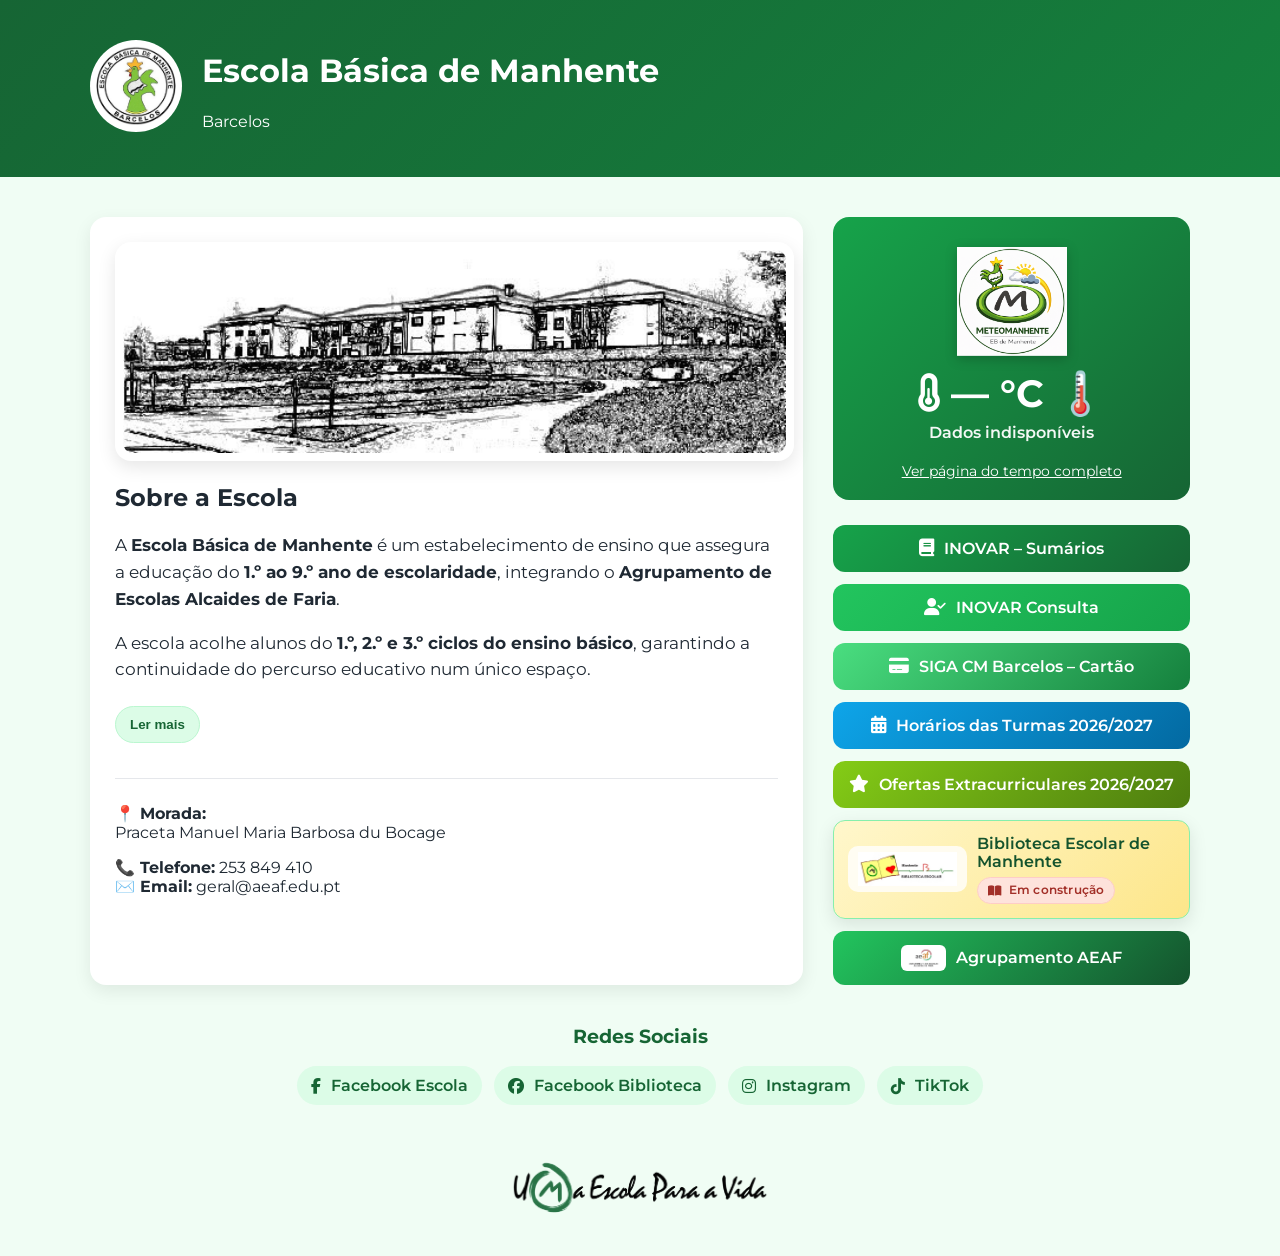
<file: index.html>
<!DOCTYPE html>
<html lang="pt-PT">
<head>
<meta charset="UTF-8">
<meta name="viewport" content="width=device-width, initial-scale=1.0">

<!-- SEO (Google) -->
<title>Escola Básica de Manhente – Barcelos</title>
<meta name="description" content="Site da Escola Básica de Manhente (Barcelos). Informações para alunos, encarregados de educação e comunidade educativa. Acesso rápido ao Inovar, SIGE e página do tempo.">
<link rel="canonical" href="https://ebmanhente.github.io/ebm/">

<link href="https://fonts.googleapis.com/css2?family=Montserrat:wght@400;600;700&display=swap" rel="stylesheet">
<link rel="stylesheet" href="https://cdnjs.cloudflare.com/ajax/libs/font-awesome/6.5.0/css/all.min.css">

<style>
body{
  margin:0;
  font-family:'Montserrat',sans-serif;
  background:#f0fdf4;
  color:#1f2933;
}

/* HEADER */
header{
  background:linear-gradient(135deg,#166534,#15803d);
  color:white;
  padding:30px 20px;
}
.header-content{
  max-width:1100px;
  margin:auto;
  display:flex;
  align-items:center;
  gap:20px;
}
.header-content img{
  width:80px;
  background:white;
  border-radius:50%;
  padding:6px;
}

/* MAIN */
main{
  max-width:1100px;
  margin:40px auto;
  padding:0 20px;
}
.grid{
  display:grid;
  grid-template-columns:2fr 1fr;
  gap:30px;
}
section{
  background:white;
  border-radius:16px;
  padding:25px;
  box-shadow:0 6px 18px rgba(0,0,0,.08);
}

/* SOBRE – Ler mais (abertura suave) */
.sobre-intro{
  font-size:1.05em;
  line-height:1.6;
}
.ler-mais{
  margin-top:6px;
  padding:10px 14px;
  border-radius:999px;
  border:1px solid #bbf7d0;
  background:#dcfce7;
  color:#166534;
  font-weight:700;
  cursor:pointer;
  transition:.2s;
}
.ler-mais:hover{
  background:#bbf7d0;
  transform:translateY(-1px);
}
.sobre-detalhe{
  overflow:hidden;
  max-height:0;
  opacity:0;
  transition:max-height .55s ease, opacity .35s ease;
  margin-top:10px;
}
.sobre-detalhe.aberto{
  max-height:2000px;
  opacity:1;
}
.sobre-caixa{
  margin:12px 0 14px;
  padding:15px;
  background:#f0fdf4;
  border-left:4px solid #16a34a;
  border-radius:8px;
}
.sobre-lista{
  columns:2;
  margin-top:8px;
}
@media (max-width:560px){
  .sobre-lista{columns:1;}
}
.sobre-separador{
  margin:25px 0;
  border:none;
  border-top:1px solid #e5e7eb;
}

/* TEMPO MINI */
#tempo-mini{
  background:linear-gradient(135deg,#16a34a,#166534);
  color:white;
  border-radius:16px;
  padding:20px;
  text-align:center;
}
#linha-temp{
  font-size:2.4em;
  font-weight:700;
  display:flex;
  align-items:center;
  justify-content:center;
  gap:10px;
}
#icone-tempo{
  font-size:1.1em; /* emoji */
  line-height:1;
}
#dados-tempo{
  font-size:.9em;
  margin-top:10px;
}
#fonte{
  font-size:.8em;
  margin-top:6px;
  opacity:.95;
}
#tempo-mini a{
  display:inline-block;
  margin-top:10px;
  color:white;
  text-decoration:underline;
  font-size:.9em;
}

/* BOTÕES */
.botoes{
  margin-top:25px;
  display:grid;
  gap:12px;
}
.botao{
  padding:14px;
  border-radius:12px;
  text-decoration:none;
  color:white;
  font-weight:600;
  display:flex;
  align-items:center;
  justify-content:center;
  gap:10px;
  transition:.2s;
}
.botao i{font-size:1.1em;}
.botao:hover{transform:translateY(-3px);}

.inovar{background:linear-gradient(135deg,#16a34a,#166534);}
.consulta{background:linear-gradient(135deg,#22c55e,#16a34a);}
.horarios{background:linear-gradient(135deg,#0ea5e9,#0369a1);}
.sige{background:linear-gradient(135deg,#4ade80,#15803d);}
.aeaf{background:linear-gradient(135deg,#22c55e,#14532d);}
.ofertas{background:linear-gradient(135deg,#84cc16,#4d7c0f);}


.icon-aeaf{
  height:22px;
  background:white;
  border-radius:6px;
  padding:2px 6px;
}

/* BEMA (cores alinhadas + animação discreta) */
.bema{
  background:linear-gradient(135deg,#fff7cc,#fde68a);
  color:#14532d;
  border:1px solid #86efac;
  box-shadow:0 6px 18px rgba(0,0,0,.10);
  cursor:default;
}
.bema:hover{
  transform:translateY(-4px);
  box-shadow:0 12px 26px rgba(20,83,45,.22);
}
.bema:hover .icon-bema{
  transform:scale(1.06) rotate(-1deg);
}
.bema:hover .texto-bema{
  transform:translateX(3px);
}
.bema .icon-bema,
.bema .texto-bema{
  transition:transform .22s ease;
}

.icon-bema{
  height:34px;
  width:auto;
  background:rgba(255,255,255,.8);
  border-radius:10px;
  padding:6px 10px;
}

.texto-bema{
  display:flex;
  flex-direction:column;
  align-items:flex-start;
  line-height:1.15;
}
.texto-bema small{
  font-weight:600;
  opacity:.9;
}

/* selo "Brevemente" */
.bema-breve{
  margin-top:6px;
  display:inline-flex;
  align-items:center;
  gap:8px;
  padding:5px 10px;
  border-radius:999px;
  background:#fee2e2;           /* vermelho muito suave */
  color:#991b1b;                 /* vermelho escuro */
  font-weight:800;
  font-size:.78em;
  letter-spacing:.2px;
  border:1px solid #fecaca;
  animation:pulseBreve 2.6s ease-in-out infinite;
}
.bema-breve i{ font-size:.95em; }

@keyframes pulseBreve{
  0%,100%{ transform:scale(1); opacity:.92; }
  50%{ transform:scale(1.03); opacity:1; }
}

/* REDES */
#redes{
  margin-top:40px;
  text-align:center;
}
#redes h3{color:#166534;}
.redes-links{
  display:flex;
  justify-content:center;
  flex-wrap:wrap;
  gap:12px;
  margin-top:12px;
}
.rede{
  display:flex;
  align-items:center;
  gap:10px;
  padding:10px 14px;
  border-radius:999px;
  background:#dcfce7;
  color:#166534;
  text-decoration:none;
  font-weight:600;
  transition:.2s;
}
.rede:hover{
  background:#bbf7d0;
  transform:translateY(-2px);
}

/* FOOTER */
footer{
  margin:40px 0 20px;
  text-align:center;
}
footer img{max-width:260px;}

#estado-tempo{
  margin-top:6px;
  font-size:1em;
  font-weight:600;
  opacity:.95;
}

/* LOGÓTIPO METEOMANHENTE (no bloco do tempo) */
.tempo-logo-link{ display:inline-block; }
.logo-tempo{
  max-width:110px;
  margin:0 auto 10px;
  display:block;
  filter:drop-shadow(0 3px 6px rgba(0,0,0,.22));
  transition:transform .22s ease, opacity .22s ease;
}
.tempo-logo-link:hover .logo-tempo{
  transform:scale(1.05) rotate(-1deg);
  opacity:.98;
}

/* Animação discreta no cartão do tempo */
#tempo-mini{
  transition:transform .22s ease, box-shadow .22s ease;
}
#tempo-mini:hover{
  transform:translateY(-3px);
  box-shadow:0 12px 26px rgba(0,0,0,.18);
}

/* Mobile-first: header em coluna quando apertado */
@media (max-width:560px){
  .header-content{
    flex-direction:column;
    align-items:flex-start;
    gap:12px;
  }
}

/* Respeitar utilizadores com menos animação */
@media (prefers-reduced-motion: reduce){
  *{ animation:none !important; transition:none !important; scroll-behavior:auto !important; }
}


/* =========================
   MOBILE COMPACTO (menos altura)
   ========================= */
@media (max-width: 600px){
  main{ margin:18px auto; padding:0 14px; }
  section{ padding:16px; }

  /* Reduzir introdução (evita scroll enorme) */
  .sobre-intro{ font-size:1em; }
  .sobre-intro-2{ display:none; } /* no telemóvel fica mais curto */

  /* Coluna direita: cartão do tempo mais compacto */
  #tempo-mini{ padding:18px; border-radius:16px; }
  #linha-temp{ font-size:2.05em; }

  /* Botões: 2 colunas para ocupar menos altura */
  .botoes{
    display:grid;
    grid-template-columns:1fr; /* 1 por linha no telemóvel */
    gap:10px;
  }
  .botao{
    padding:12px 10px;
    border-radius:14px;
    justify-content:center;
    text-align:center;
    font-size:.95em;
    line-height:1.1;
    min-height:56px;
  }
  .botao i{ font-size:1.15em; }
  .icon-aeaf{ height:20px; padding:2px 5px; }

  /* BEMA ocupa as 2 colunas */
  .bema{ grid-column:1 / -1; cursor:pointer !important; }
  .icon-bema{ height:30px; padding:6px 10px; }

  /* Redes mais compactas */
  .rede{ padding:10px 12px; font-size:.95em; }
}

/* Muito pequeno: volta a 1 coluna quando não cabe */
@media (max-width: 380px){
  .botoes{ grid-template-columns:1fr; }
  .botao{ justify-content:flex-start; text-align:left; padding:14px; }
}


/* =========================
   GRID-1COL-STRONG (telemóvel)
   ========================= */
@media (max-width: 900px){
  .grid{
    grid-template-columns:1fr !important;
    gap:16px;
  }
  /* garantir que a coluna da direita ocupa 100% */
  .grid > div{ width:100%; }
}


/* BOTAO-MOBILE-STACK */
@media (max-width: 600px){
  .botao{
    justify-content:flex-start;
    text-align:left;
    gap:12px;
  }
  .botao i{ width:22px; text-align:center; }
  /* AEAF logo alinhado com ícone */
  .botao.aeaf{ justify-content:flex-start; }
  .icon-aeaf{ margin-right:2px; }
}


/* =========================
   ORDEM NO TELEMOVEL
   Cabeçalho -> Apresentação -> (Tempo + Botões)
   ========================= */
@media (max-width: 900px){
  .grid > section{ order:1; }
  .grid > div{ order:2; }
}


@media(max-width:600px){
  .imagem-escola-wrap{padding:7px;margin-bottom:18px;}
  .imagem-escola{max-height:180px;}
}




/* APRESENTAÇÃO + IMAGEM DA ESCOLA */
.apresentacao-topo{
  display:grid;
  grid-template-columns:minmax(0,1.65fr) minmax(190px,.85fr);
  gap:22px;
  align-items:center;
}
.texto-apresentacao h2{margin-top:0}
.imagem-escola-wrap{
  background:#fff;
  border-radius:16px;
  padding:8px;
  box-shadow:0 6px 18px rgba(0,0,0,.10);
  text-align:center;
}
.imagem-escola{
  display:block;
  width:100%;
  height:auto;
  max-height:300px;
  object-fit:contain;
  border-radius:10px;
}
@media(max-width:900px){
  .apresentacao-topo{
    grid-template-columns:1fr;
  }
  .imagem-escola-wrap{
    max-width:430px;
    margin:5px auto 0;
  }
}


/* APRESENTAÇÃO DA ESCOLA */
.apresentacao-escola{
  display:flex;
  flex-direction:column;
  gap:22px;
}
.imagem-escola-wrap{
  width:100%;
  background:white;
  border-radius:16px;
  padding:8px;
  box-shadow:0 6px 18px rgba(0,0,0,.10);
}
.imagem-escola{
  display:block;
  width:100%;
  height:auto;
  max-height:360px;
  object-fit:cover;
  object-position:center;
  border-radius:10px;
}
.texto-apresentacao h2{margin-top:0}

</style>

<script async
  src="https://cloud.umami.is/script.js"
  data-website-id="25905bc5-80e1-4380-80ed-496b179f1792">
</script>

</head>

<body>

<header>
  <div class="header-content">
    <a href="index.html" aria-label="Voltar ao início"><img src="assets/images/logo-eb-manhente.png" alt="EB de Manhente"></a>
    <div>
      <h1>Escola Básica de Manhente</h1>
      <p>Barcelos</p>
    </div>
  </div>
</header>

<main>
<div class="grid">

  <!-- APRESENTAÇÃO DA ESCOLA -->
  <section>
    <div class="apresentacao-escola">
      <div class="imagem-escola-wrap">
        <img src="assets/images/eb-manhente.jpg" class="imagem-escola" alt="Escola Básica de Manhente">
      </div>

      <div class="texto-apresentacao">
        <h2>Sobre a Escola</h2>

        <p class="sobre-intro">
          A <strong>Escola Básica de Manhente</strong> é um estabelecimento de ensino que assegura a educação
          do <strong>1.º ao 9.º ano de escolaridade</strong>, integrando o
          <strong>Agrupamento de Escolas Alcaides de Faria</strong>.
        </p>

        <p class="sobre-intro sobre-intro-2">
          A escola acolhe alunos do <strong>1.º, 2.º e 3.º ciclos do ensino básico</strong>,
          garantindo a continuidade do percurso educativo num único espaço.
        </p>

        <button class="ler-mais" id="btn-ler-mais" type="button" aria-expanded="false" aria-controls="sobre-detalhe">
          Ler mais
        </button>

        <div id="sobre-detalhe" class="sobre-detalhe" aria-hidden="true">
          <div class="sobre-caixa">
            <strong>Localização e comunidade educativa</strong><br>
            Localizada na freguesia de <strong>Manhente</strong>, no concelho de <strong>Barcelos</strong>,
            a EB de Manhente serve uma comunidade educativa alargada, recebendo alunos das freguesias de
            Manhente, Galegos Santa Maria, Galegos São Martinho, Ucha, Areias de São Vicente, Lama, Oliveira, entre outros.
          </div>

          <p>Freguesias abrangidas (principais):</p>
          <ul class="sobre-lista">
            <li>Manhente</li>
            <li>Galegos Santa Maria</li>
            <li>Galegos São Martinho</li>
            <li>Ucha</li>
            <li>Areias de São Vicente</li>
            <li>Lama</li>
            <li>Oliveira</li>
          </ul>

          <p style="margin-top:15px;">
            Em estreita articulação com as famílias e parceiros educativos, a escola promove uma
            <strong>educação inclusiva</strong>, orientada para o <strong>sucesso escolar</strong>,
            o <strong>desenvolvimento integral dos alunos</strong> e a sua preparação para os desafios futuros.
          </p>
        </div>

        <hr class="sobre-separador">

        <p><strong>📍 Morada:</strong><br>Praceta Manuel Maria Barbosa du Bocage</p>
        <p><strong>📞 Telefone:</strong> 253 849 410<br>
           <strong>✉️ Email:</strong> geral@aeaf.edu.pt</p>
      </div>
    </div>
  </section>

  <!-- COLUNA DIREITA -->
  <div>

    <!-- TEMPO -->
    <div id="tempo-mini">
    <a href="tempo.html" class="tempo-logo-link" aria-label="Abrir página do MeteoManhente">
      <img src="assets/images/logo_meteomanhente.png" alt="MeteoManhente" class="logo-tempo">
    </a>

    <div id="linha-temp">
      <i class="fa-solid fa-temperature-half" aria-hidden="true"></i>
      <span id="valor-temp">— °C</span>
      <span id="icone-tempo">⛅</span>
    </div>

    <div id="estado-tempo">A carregar…</div>
    <div id="dados-tempo"></div>
    <div id="fonte"></div>

    <a href="tempo.html">Ver página do tempo completo</a>
  </div>
    <!-- BOTÕES -->
    <div class="botoes">
      <a class="botao inovar"
         href="https://aeaf.inovarmais.com/Alunos/Inicial.wgx"
         target="_blank" rel="noopener">
        <i class="fa-solid fa-book"></i> INOVAR – Sumários
      </a>

      <a class="botao consulta"
         href="https://inovar.aeaf.edu.pt/inovarconsulta/app/index.html#/login"
         target="_blank" rel="noopener">
        <i class="fa-solid fa-user-check"></i> INOVAR Consulta
      </a>

      <a class="botao sige"
         href="https://siga.edubox.pt"
         target="_blank" rel="noopener">
        <i class="fa-solid fa-credit-card"></i> SIGA CM Barcelos – Cartão
      </a>

      <a class="botao horarios" href="horarios/HorTurmas.htm">
        <i class="fa-solid fa-calendar-days"></i> Horários das Turmas 2026/2027
      </a>

      <a class="botao ofertas" href="ofertas-extracurriculares.html">
        <i class="fa-solid fa-star" aria-hidden="true"></i>
        Ofertas Extracurriculares 2026/2027
      </a>

      <!-- BEMA -->
      <a class="botao bema" style="cursor:pointer !important;" href="https://ebmanhente.github.io/bema/index.html"
         target="_blank" rel="noopener" title="Abrir a BEMA">
        <img src="assets/images/BEMA.png" class="icon-bema" alt="BEMA - Biblioteca Escolar de Manhente">
        <div class="texto-bema">
          Biblioteca Escolar de Manhente
          <small class="bema-breve"><i class="fa-solid fa-book-open" aria-hidden="true"></i> Em construção</small>
        </div>
      </a>

      <a class="botao aeaf"
         href="https://aeaf.edu.pt"
         target="_blank" rel="noopener">
        <img src="assets/images/logoESAF-300x200.jpg" class="icon-aeaf" alt="AEAF">
        Agrupamento AEAF
      </a>
    </div>

  </div>
</div>

<!-- REDES -->
<div id="redes">
  <h3>Redes Sociais</h3>
  <div class="redes-links">
    <a class="rede" href="https://www.facebook.com/profile.php?id=100057106044171" target="_blank" rel="noopener">
      <i class="fa-brands fa-facebook-f" aria-hidden="true"></i> Facebook Escola
    </a>
    <a class="rede" href="https://www.facebook.com/bibliotecas.agrupamentodemanhente/" target="_blank" rel="noopener">
      <i class="fa-brands fa-facebook" aria-hidden="true"></i> Facebook Biblioteca
    </a>
    <a class="rede" href="https://www.instagram.com/bibliotecademanhente/" target="_blank" rel="noopener">
      <i class="fa-brands fa-instagram" aria-hidden="true"></i> Instagram
    </a>
    <a class="rede" href="https://www.tiktok.com/@biblioteca.manhente" target="_blank" rel="noopener">
      <i class="fa-brands fa-tiktok" aria-hidden="true"></i> TikTok
    </a>
  </div>
</div>

</main>

<footer>
  <img src="assets/images/uma_esc_vida_transparente.png" alt="Uma Escola Para a Vida">
</footer>

<script>
/* =========================
   LER MAIS / LER MENOS
   (abertura suave + scroll)
   ========================= */
const btn = document.getElementById("btn-ler-mais");
const detalhe = document.getElementById("sobre-detalhe");

if (btn && detalhe) {
  btn.addEventListener("click", () => {
    const aberto = detalhe.classList.contains("aberto");

    detalhe.classList.toggle("aberto");
    btn.textContent = aberto ? "Ler mais" : "Ler menos";
    btn.setAttribute("aria-expanded", String(!aberto));
    detalhe.setAttribute("aria-hidden", String(aberto));

    if (!aberto) {
      setTimeout(() => {
        detalhe.scrollIntoView({ behavior: "smooth", block: "start" });
      }, 180);
    }
  });
}

/* =========================
   TEMPO (WU + Open-Meteo)
   - Emoji do estado do tempo + texto por baixo
   ========================= */
const apiKey="cc9cbc0aeacb47899cbc0aeacbc7891b";

function format1(n){ return Number(n).toFixed(1); }

// Emoji do tempo (Open-Meteo weathercode)
function iconeTempo(code){
  if(code === 0) return "☀️";
  if([1,2].includes(code)) return "🌤️";
  if(code === 3) return "☁️";
  if([45,48].includes(code)) return "🌫️";
  if([51,53,55,61,63,65].includes(code)) return "🌧️";
  if([66,67].includes(code)) return "🌧️❄️";
  if([71,73,75,77].includes(code)) return "❄️";
  if([80,81,82].includes(code)) return "🌦️";
  if([95,96,99].includes(code)) return "⛈️";
  return "🌡️";
}

// Texto do estado do tempo (PT)
function descricaoTempo(code){
  if(code === 0) return "Céu limpo";
  if([1,2].includes(code)) return "Parcialmente nublado";
  if(code === 3) return "Nublado";
  if([45,48].includes(code)) return "Nevoeiro";
  if([51,53,55].includes(code)) return "Chuvisco";
  if([61,63,65].includes(code)) return "Chuva";
  if([66,67].includes(code)) return "Chuva gelada";
  if([71,73,75,77].includes(code)) return "Neve";
  if([80,81,82].includes(code)) return "Aguaceiros";
  if([95,96,99].includes(code)) return "Trovoada";
  return "Estado do tempo";
}

function atualizarUI(temp, hum, vento, fonte, icone, estado){
  document.getElementById("valor-temp").innerText = format1(temp) + " °C";
  document.getElementById("icone-tempo").innerText = icone || "⛅";
  document.getElementById("estado-tempo").innerText = estado || "—";
  document.getElementById("dados-tempo").innerText =
    "Humidade: " + hum + " · Vento: " + format1(vento) + " km/h";
  document.getElementById("fonte").innerText = "Fonte: " + fonte;
}

// 1) Open-Meteo → ícone + estado (texto)
let iconeAtual = "⛅";
let estadoAtual = "A carregar…";

const meteoPromise = fetch(
  "https://api.open-meteo.com/v1/forecast?latitude=41.5388&longitude=-8.6151&current_weather=true&timezone=Europe/Lisbon"
)
.then(r => r.json())
.then(d => {
  const code = d.current_weather.weathercode;
  iconeAtual = iconeTempo(code);
  estadoAtual = descricaoTempo(code);
})
.catch(() => {
  iconeAtual = "🌡️";
  estadoAtual = "Dados indisponíveis";
});

// 2) Weather Underground → temperatura real + humidade + vento
Promise.all([meteoPromise])
.then(() => {
  return fetch(`https://api.weather.com/v2/pws/observations/current?stationId=IMANHE1&format=json&units=m&apiKey=${apiKey}`);
})
.then(r => r.json())
.then(d => {
  if(!d.observations) throw "offline";
  const o = d.observations[0];

  atualizarUI(
    o.metric.temp,
    o.humidity + "%",
    o.metric.windSpeed,
    "Estação da escola",
    iconeAtual,
    estadoAtual
  );
})
.catch(() => {
  // fallback total Open-Meteo
  fetch("https://api.open-meteo.com/v1/forecast?latitude=41.5388&longitude=-8.6151&current_weather=true&timezone=Europe/Lisbon")
  .then(r => r.json())
  .then(d => {
    const code = d.current_weather.weathercode;
    atualizarUI(
      d.current_weather.temperature,
      "—",
      d.current_weather.windspeed,
      "Modelo meteorológico",
      iconeTempo(code),
      descricaoTempo(code)
    );
  })
  .catch(() => {
    document.getElementById("valor-temp").innerText = "— °C";
    document.getElementById("icone-tempo").innerText = "🌡️";
    document.getElementById("estado-tempo").innerText = "Dados indisponíveis";
    document.getElementById("dados-tempo").innerText = "";
    document.getElementById("fonte").innerText = "";
  });
});
</script>

</body>
</html>
</file>
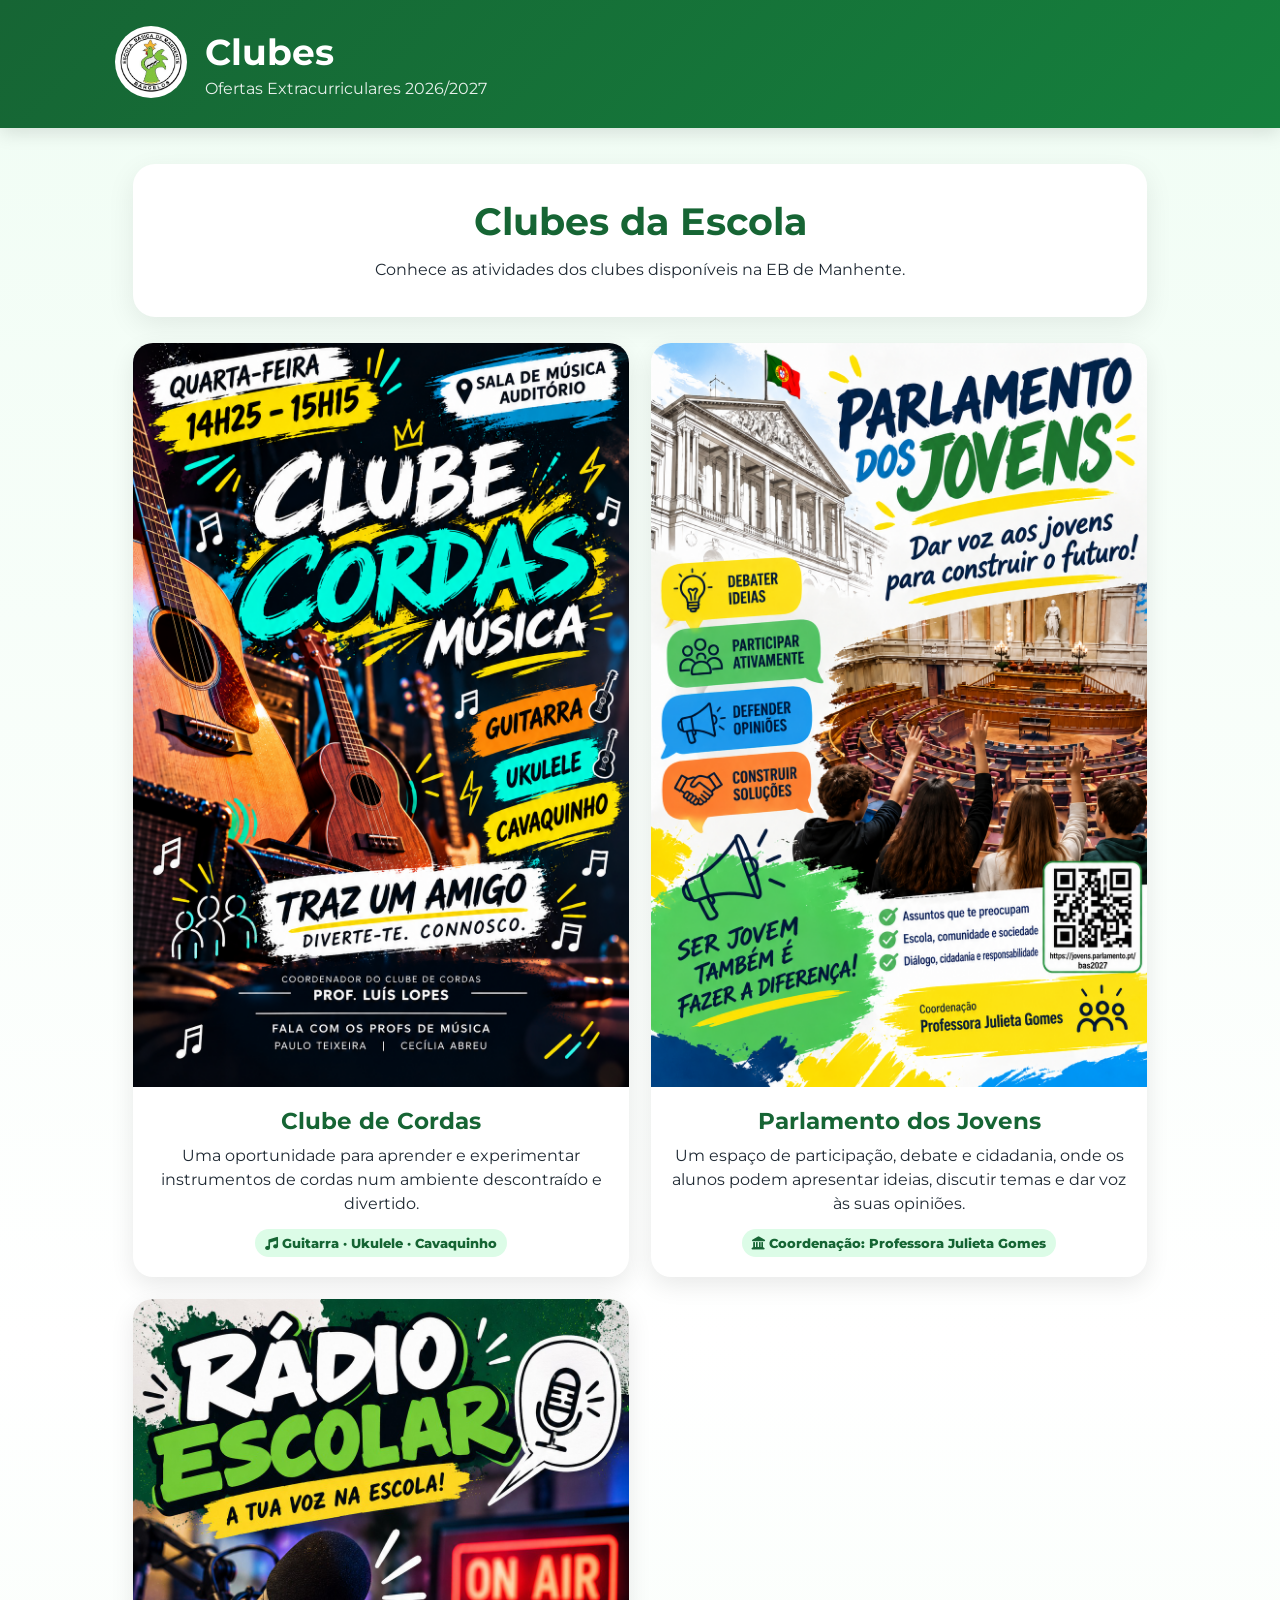
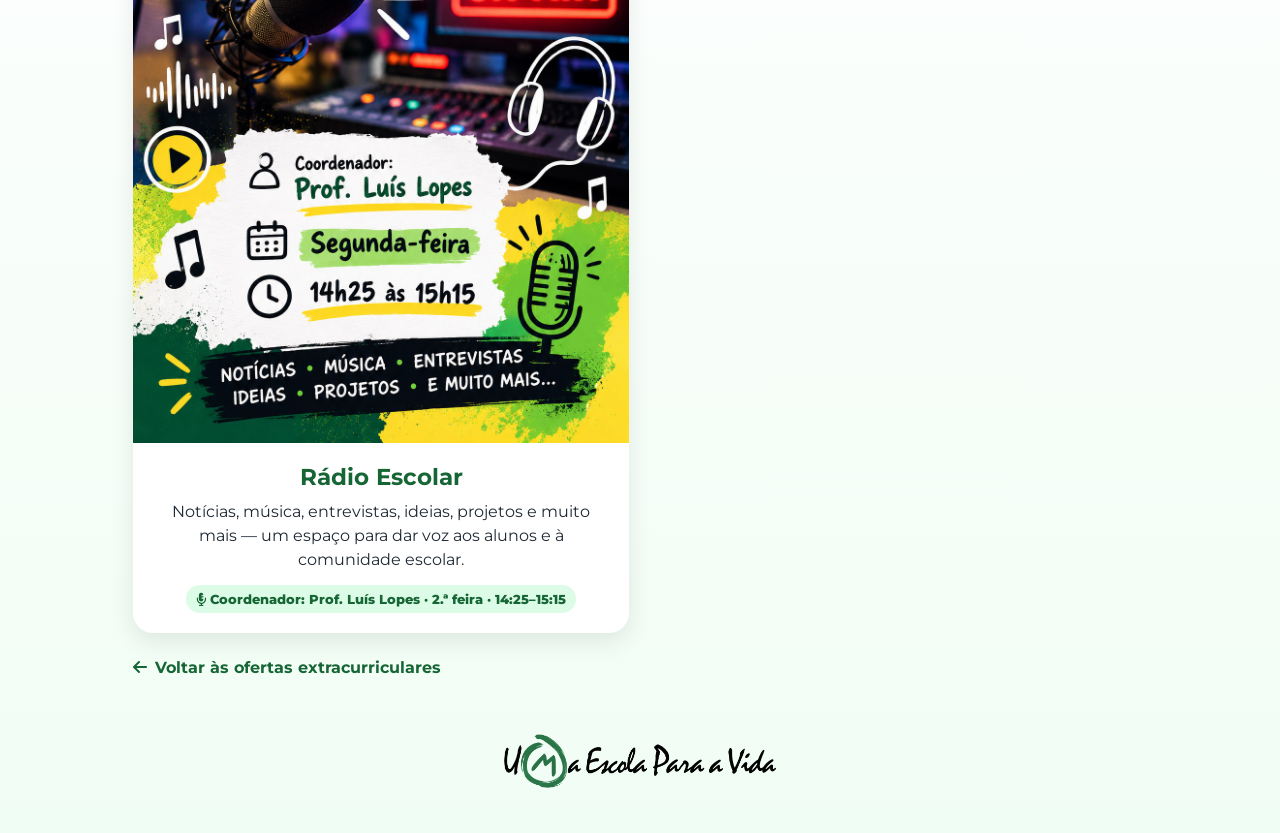
<file: clubes.html>
<!DOCTYPE html>
<html lang="pt-PT">
<head>
<meta charset="UTF-8">
<meta name="viewport" content="width=device-width, initial-scale=1.0">
<title>Clubes</title>
<link href="https://fonts.googleapis.com/css2?family=Montserrat:wght@400;600;700;800&display=swap" rel="stylesheet">
<link rel="stylesheet" href="https://cdnjs.cloudflare.com/ajax/libs/font-awesome/6.5.0/css/all.min.css">
<style>
:root{--verde:#166534;--verde2:#15803d;--verde-claro:#dcfce7;--lima:#84cc16;--azul:#0ea5e9;--texto:#1f2933}
*{box-sizing:border-box}
body{margin:0;font-family:'Montserrat',Arial,sans-serif;background:linear-gradient(180deg,#f0fdf4 0%,#fff 55%,#f0fdf4 100%);color:var(--texto)}
header{background:linear-gradient(135deg,#166534,#15803d);color:white;padding:26px 20px;box-shadow:0 5px 18px rgba(0,0,0,.12)}
.header-content{max-width:1050px;margin:auto;display:flex;align-items:center;gap:18px}
.header-content img{width:72px;background:white;border-radius:50%;padding:5px}
h1{margin:0;font-size:clamp(1.5rem,4vw,2.25rem)}
.header-sub{margin:5px 0 0;opacity:.9}
main{max-width:1050px;margin:36px auto;padding:0 18px}
.hero{text-align:center;background:white;border-radius:22px;padding:34px 24px;box-shadow:0 8px 28px rgba(0,0,0,.08)}
.hero h2{margin:0;color:var(--verde);font-size:clamp(1.7rem,4vw,2.4rem)}
.hero p{margin:12px auto 0;max-width:720px;line-height:1.6}
.menu{display:grid;grid-template-columns:repeat(2,1fr);gap:22px;margin-top:26px}
.card{position:relative;display:flex;flex-direction:column;align-items:center;justify-content:center;min-height:220px;padding:28px;border-radius:20px;text-decoration:none;color:white;box-shadow:0 8px 22px rgba(0,0,0,.12);transition:.22s ease;overflow:hidden}
.card:hover{transform:translateY(-5px);box-shadow:0 14px 30px rgba(0,0,0,.16)}
.card i{font-size:3rem;margin-bottom:14px}
.card h3{margin:0;font-size:1.45rem}
.card p{margin:9px 0 0;text-align:center;opacity:.95;line-height:1.45}
.desporto{background:linear-gradient(135deg,#0284c7,#0369a1)}
.clubes{background:linear-gradient(135deg,#84cc16,#4d7c0f)}
.breve{display:inline-flex;align-items:center;gap:7px;margin-top:15px;padding:6px 11px;border-radius:999px;background:rgba(255,255,255,.18);border:1px solid rgba(255,255,255,.35);font-weight:700;font-size:.82rem}
.voltar{display:inline-flex;align-items:center;gap:8px;margin-top:25px;color:var(--verde);text-decoration:none;font-weight:700}
.voltar:hover{text-decoration:underline}
.club-list{display:grid;grid-template-columns:repeat(2,minmax(0,1fr));gap:22px;margin-top:26px;align-items:start}
.club{width:100%;background:white;border-radius:20px;overflow:hidden;box-shadow:0 8px 25px rgba(0,0,0,.09);text-align:center;margin:0 auto}
.club img{display:block;width:100%;max-width:100%;height:auto;margin:0 auto}
.club-info{padding:20px}
.club-info h3{margin:0;color:var(--verde);font-size:1.45rem}
.club-info p{line-height:1.5;margin:9px 0 0}
.badge{display:inline-block;margin-top:13px;padding:6px 10px;border-radius:999px;background:var(--verde-claro);color:var(--verde);font-weight:800;font-size:.82rem}
.notice{background:white;border-radius:22px;padding:42px 24px;text-align:center;box-shadow:0 8px 28px rgba(0,0,0,.08)}
.notice i{font-size:4rem;color:#0284c7}
.notice h2{color:var(--verde);margin:18px 0 8px}
.notice p{line-height:1.6;max-width:650px;margin:auto}
footer{text-align:center;margin:38px 0 24px;color:#4b5563}
@media(max-width:700px){.menu{grid-template-columns:1fr}.club-list{grid-template-columns:1fr;gap:26px}.club{width:100%;border-radius:18px}.club img{width:100%;max-width:100%}.club-info{padding:16px 14px}.club-info h3{font-size:1.3rem}.club-info p{font-size:.95rem}.badge{font-size:.78rem}.card{min-height:190px}main{margin:24px auto;padding:0 12px}.hero{padding:28px 18px}}
.slogan-img{max-width:280px;width:100%;height:auto;display:block;margin:0 auto;}\n</style>
</head>
<body>
<header><div class="header-content">
<a href="index.html" aria-label="Voltar ao início"><img src="assets/images/logo-eb-manhente.png" alt="EB de Manhente"></a>
<div><h1>Clubes</h1><p class="header-sub">Ofertas Extracurriculares 2026/2027</p></div>
</div></header>
<main>
<section class="hero">
<h2>Clubes da Escola</h2>
<p>Conhece as atividades dos clubes disponíveis na EB de Manhente.</p>
</section>
<section class="club-list">
<article class="club">
<img src="assets/images/Clube_cordas.png" alt="Cartaz do Clube de Cordas">
<div class="club-info">
<h3>Clube de Cordas</h3>
<p>Uma oportunidade para aprender e experimentar instrumentos de cordas num ambiente descontraído e divertido.</p>
<span class="badge"><i class="fa-solid fa-music"></i> Guitarra · Ukulele · Cavaquinho</span>
</div>
</article>

<article class="club">
<img src="assets/images/Parlamento_Jovem.png" alt="Cartaz do Parlamento dos Jovens">
<div class="club-info">
<h3>Parlamento dos Jovens</h3>
<p>Um espaço de participação, debate e cidadania, onde os alunos podem apresentar ideias, discutir temas e dar voz às suas opiniões.</p>
<span class="badge"><i class="fa-solid fa-landmark"></i> Coordenação: Professora Julieta Gomes</span>
</div>
</article>

<article class="club">
<img src="assets/images/radio-escolar.jpeg" alt="Cartaz da Rádio Escolar">
<div class="club-info">
<h3>Rádio Escolar</h3>
<p>Notícias, música, entrevistas, ideias, projetos e muito mais — um espaço para dar voz aos alunos e à comunidade escolar.</p>
<span class="badge"><i class="fa-solid fa-microphone-lines"></i> Coordenador: Prof. Luís Lopes · 2.ª feira · 14:25–15:15</span>
</div>
</article>
</section>
<a class="voltar" href="ofertas-extracurriculares.html"><i class="fa-solid fa-arrow-left"></i> Voltar às ofertas extracurriculares</a>
</main>
<footer><img src="assets/images/uma_esc_vida.png" class="slogan-img" alt="Uma Escola Para a Vida"></footer>
</body></html>
</file>
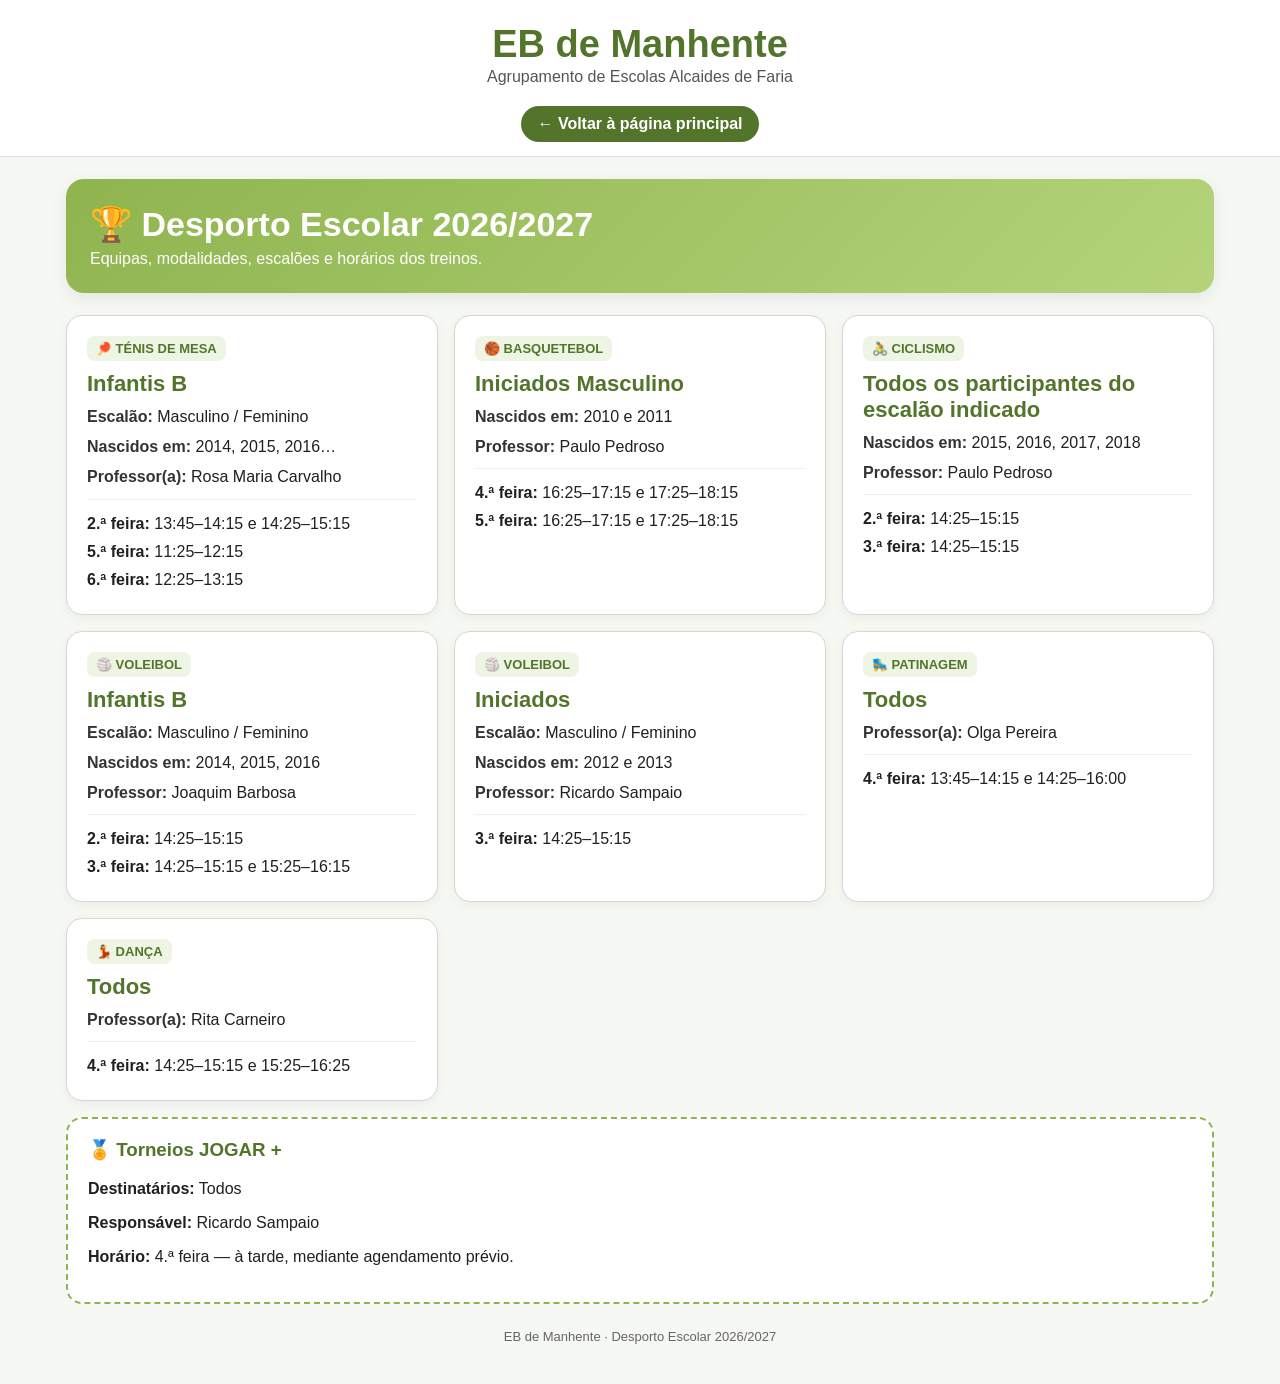
<file: desporto-escolar.html>
<!DOCTYPE html>
<html lang="pt-PT">
<head>
<meta charset="UTF-8">
<meta name="viewport" content="width=device-width, initial-scale=1.0">
<title>Desporto Escolar 2026/2027 | EB de Manhente</title>
<meta name="description" content="Desporto Escolar 2026/2027 da EB de Manhente — modalidades, escalões, responsáveis e horários dos treinos.">
<style>
:root{
  --verde:#8fb44f;
  --verde-escuro:#52752b;
  --verde-claro:#eef5e4;
  --cinza:#f5f5f5;
  --texto:#202020;
  --linha:#d6d6d6;
}
*{box-sizing:border-box}
body{
  margin:0;
  font-family:Arial,Helvetica,sans-serif;
  color:var(--texto);
  background:#f6f8f3;
}
.top{
  background:white;
  padding:18px 20px 10px;
  text-align:center;
  border-bottom:1px solid #ddd;
}
.top h1{margin:5px 0 2px;font-size:clamp(24px,4vw,38px);color:var(--verde-escuro)}
.top p{margin:0 0 8px;color:#555}
.back{
  display:inline-block;
  margin:12px 0 4px;
  padding:9px 16px;
  border-radius:22px;
  background:var(--verde-escuro);
  color:#fff;
  text-decoration:none;
  font-weight:bold;
}
.container{max-width:1180px;margin:0 auto;padding:22px 16px 40px}
.hero{
  background:linear-gradient(135deg,var(--verde),#b5d47a);
  border-radius:18px;
  padding:25px 24px;
  color:#fff;
  box-shadow:0 5px 18px rgba(0,0,0,.08);
  margin-bottom:22px;
}
.hero h2{margin:0 0 6px;font-size:clamp(24px,4vw,34px)}
.hero p{margin:0;font-size:16px}
.grid{
  display:grid;
  grid-template-columns:repeat(auto-fit,minmax(290px,1fr));
  gap:16px;
}
.card{
  background:white;
  border-radius:16px;
  padding:20px;
  border:1px solid var(--linha);
  box-shadow:0 3px 12px rgba(0,0,0,.05);
}
.card h3{
  margin:0 0 8px;
  color:var(--verde-escuro);
  font-size:22px;
}
.badge{
  display:inline-block;
  background:var(--verde-claro);
  color:var(--verde-escuro);
  font-weight:bold;
  padding:5px 9px;
  border-radius:8px;
  margin-bottom:10px;
  font-size:13px;
}
.card p{margin:7px 0;line-height:1.45}
.card strong{color:#333}
.schedule{
  margin-top:10px;
  padding-top:10px;
  border-top:1px solid #eee;
}
.schedule div{
  padding:5px 0;
}
.schedule span{
  font-weight:bold;
}
.torneios{
  margin-top:16px;
  background:#fff;
  border:2px dashed var(--verde);
  border-radius:16px;
  padding:20px;
}
.torneios h3{margin-top:0;color:var(--verde-escuro)}
footer{text-align:center;color:#666;font-size:13px;margin-top:25px}
@media(max-width:600px){
  .container{padding:15px 10px 30px}
  .card{padding:16px}
  .hero{padding:20px 17px}
}
</style>
</head>
<body>

<header class="top">
  <h1>EB de Manhente</h1>
  <p>Agrupamento de Escolas Alcaides de Faria</p>
  <a class="back" href="index.html">← Voltar à página principal</a>
</header>

<main class="container">
  <section class="hero">
    <h2>🏆 Desporto Escolar 2026/2027</h2>
    <p>Equipas, modalidades, escalões e horários dos treinos.</p>
  </section>

  <section class="grid">

    <article class="card">
      <span class="badge">🏓 TÉNIS DE MESA</span>
      <h3>Infantis B</h3>
      <p><strong>Escalão:</strong> Masculino / Feminino</p>
      <p><strong>Nascidos em:</strong> 2014, 2015, 2016…</p>
      <p><strong>Professor(a):</strong> Rosa Maria Carvalho</p>
      <div class="schedule">
        <div><span>2.ª feira:</span> 13:45–14:15 e 14:25–15:15</div>
        <div><span>5.ª feira:</span> 11:25–12:15</div>
        <div><span>6.ª feira:</span> 12:25–13:15</div>
      </div>
    </article>

    <article class="card">
      <span class="badge">🏀 BASQUETEBOL</span>
      <h3>Iniciados Masculino</h3>
      <p><strong>Nascidos em:</strong> 2010 e 2011</p>
      <p><strong>Professor:</strong> Paulo Pedroso</p>
      <div class="schedule">
        <div><span>4.ª feira:</span> 16:25–17:15 e 17:25–18:15</div>
        <div><span>5.ª feira:</span> 16:25–17:15 e 17:25–18:15</div>
      </div>
    </article>

    <article class="card">
      <span class="badge">🚴 CICLISMO</span>
      <h3>Todos os participantes do escalão indicado</h3>
      <p><strong>Nascidos em:</strong> 2015, 2016, 2017, 2018</p>
      <p><strong>Professor:</strong> Paulo Pedroso</p>
      <div class="schedule">
        <div><span>2.ª feira:</span> 14:25–15:15</div>
        <div><span>3.ª feira:</span> 14:25–15:15</div>
      </div>
    </article>

    <article class="card">
      <span class="badge">🏐 VOLEIBOL</span>
      <h3>Infantis B</h3>
      <p><strong>Escalão:</strong> Masculino / Feminino</p>
      <p><strong>Nascidos em:</strong> 2014, 2015, 2016</p>
      <p><strong>Professor:</strong> Joaquim Barbosa</p>
      <div class="schedule">
        <div><span>2.ª feira:</span> 14:25–15:15</div>
        <div><span>3.ª feira:</span> 14:25–15:15 e 15:25–16:15</div>
      </div>
    </article>

    <article class="card">
      <span class="badge">🏐 VOLEIBOL</span>
      <h3>Iniciados</h3>
      <p><strong>Escalão:</strong> Masculino / Feminino</p>
      <p><strong>Nascidos em:</strong> 2012 e 2013</p>
      <p><strong>Professor:</strong> Ricardo Sampaio</p>
      <div class="schedule">
        <div><span>3.ª feira:</span> 14:25–15:15</div>
      </div>
    </article>

    <article class="card">
      <span class="badge">🛼 PATINAGEM</span>
      <h3>Todos</h3>
      <p><strong>Professor(a):</strong> Olga Pereira</p>
      <div class="schedule">
        <div><span>4.ª feira:</span> 13:45–14:15 e 14:25–16:00</div>
      </div>
    </article>

    <article class="card">
      <span class="badge">💃 DANÇA</span>
      <h3>Todos</h3>
      <p><strong>Professor(a):</strong> Rita Carneiro</p>
      <div class="schedule">
        <div><span>4.ª feira:</span> 14:25–15:15 e 15:25–16:25</div>
      </div>
    </article>

  </section>

  <section class="torneios">
    <h3>🏅 Torneios JOGAR +</h3>
    <p><strong>Destinatários:</strong> Todos</p>
    <p><strong>Responsável:</strong> Ricardo Sampaio</p>
    <p><strong>Horário:</strong> 4.ª feira — à tarde, mediante agendamento prévio.</p>
  </section>

  <footer>
    EB de Manhente · Desporto Escolar 2026/2027
  </footer>
</main>
</body>
</html>
</file>
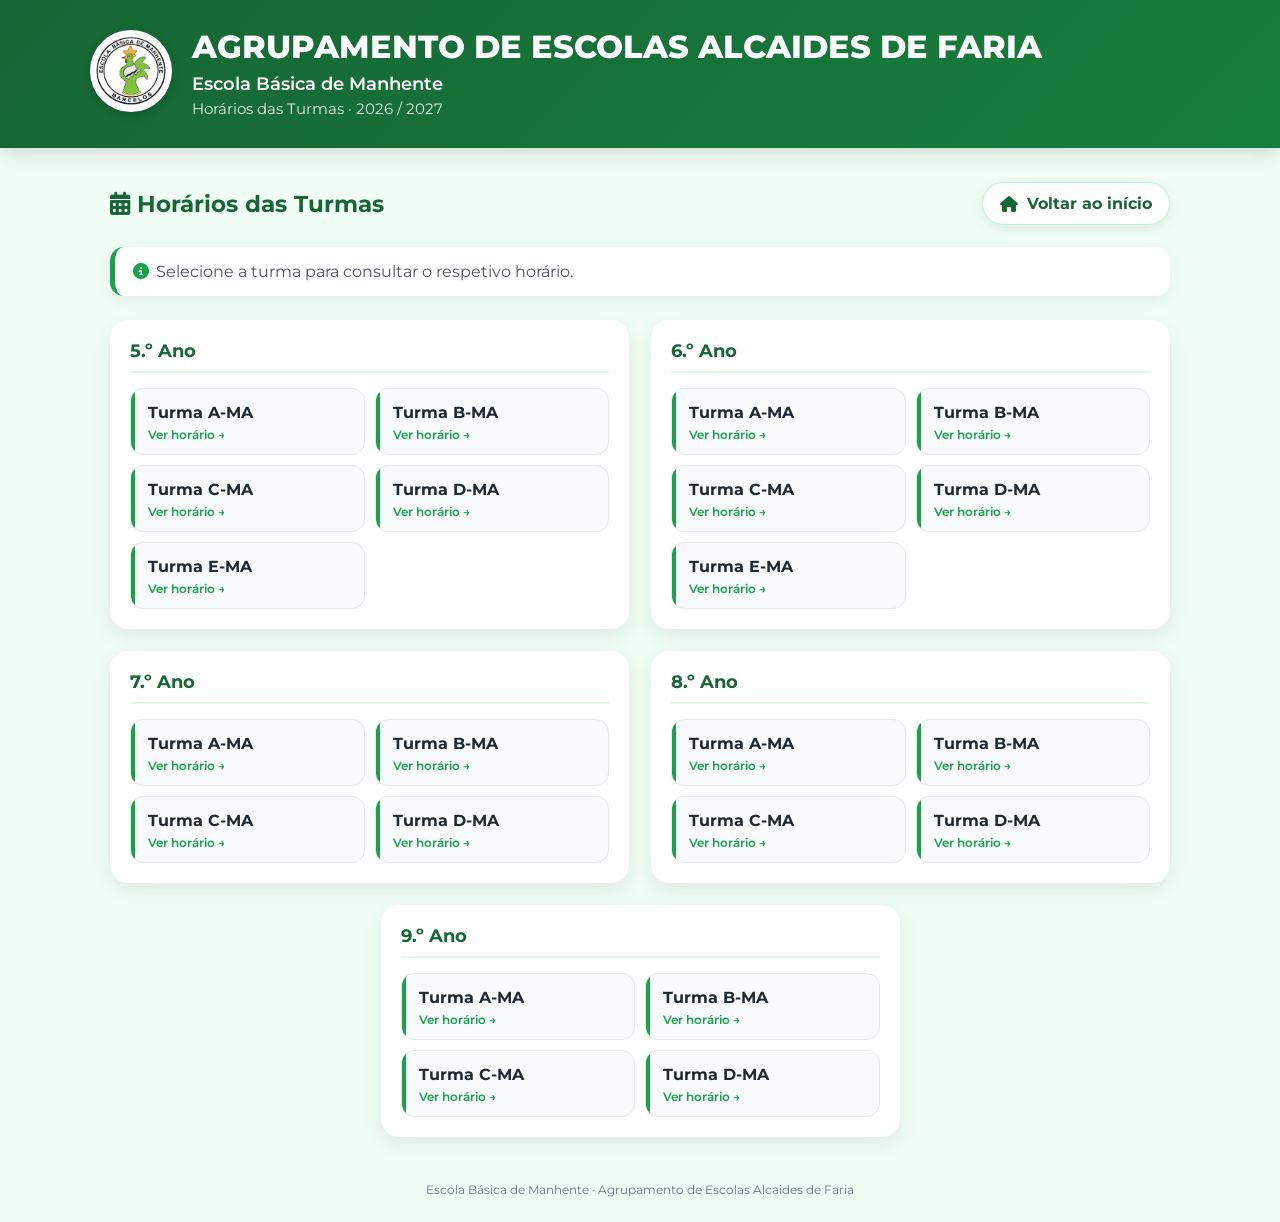
<file: HorTurmas.htm>
<!DOCTYPE html>
<html lang="pt-PT">
<head>
<meta charset="UTF-8">
<meta name="viewport" content="width=device-width, initial-scale=1.0">
<title>Horários das Turmas | Escola Básica de Manhente</title>
<link href="https://fonts.googleapis.com/css2?family=Montserrat:wght@400;500;600;700;800&display=swap" rel="stylesheet">
<link rel="stylesheet" href="https://cdnjs.cloudflare.com/ajax/libs/font-awesome/6.5.0/css/all.min.css">
<style>
*{box-sizing:border-box}
body{margin:0;font-family:'Montserrat',Arial,sans-serif;background:#f0fdf4;color:#1f2933}
header{background:linear-gradient(135deg,#166534,#15803d);color:#fff;padding:28px 20px 30px;box-shadow:0 5px 18px rgba(0,0,0,.14)}
.cabecalho{max-width:1100px;margin:auto;display:flex;align-items:center;gap:20px}
.logo-eb{width:82px;height:82px;object-fit:contain;background:#fff;border-radius:50%;padding:6px;box-shadow:0 3px 10px rgba(0,0,0,.18)}
.titulos h1{margin:0;font-size:clamp(1.25rem,3vw,2rem);font-weight:800;line-height:1.2}
.titulos h2{margin:7px 0 0;font-size:1.12rem;font-weight:600}
.titulos p{margin:6px 0 0;font-size:.92rem;opacity:.9}
main{max-width:1100px;margin:34px auto 45px;padding:0 20px}
.topo{display:flex;justify-content:space-between;align-items:center;gap:15px;flex-wrap:wrap;margin-bottom:22px}
.titulo-pagina{margin:0;color:#166534;font-size:1.45rem}
.voltar{display:inline-flex;align-items:center;gap:9px;padding:11px 17px;border-radius:999px;background:#fff;color:#166534;text-decoration:none;font-weight:700;border:1px solid #bbf7d0;box-shadow:0 4px 12px rgba(0,0,0,.08);transition:.2s}
.voltar:hover{transform:translateY(-2px);background:#dcfce7}
.info{background:#fff;border-left:5px solid #16a34a;border-radius:14px;padding:15px 18px;margin-bottom:24px;box-shadow:0 5px 16px rgba(0,0,0,.06);color:#4b5563}
.info i{color:#16a34a;margin-right:7px}
.anos{display:grid;grid-template-columns:repeat(2,minmax(0,1fr));gap:22px}
.ano{background:#fff;border-radius:18px;padding:20px;box-shadow:0 7px 20px rgba(0,0,0,.08)}
.ano h2{margin:0 0 15px;padding-bottom:10px;border-bottom:2px solid #dcfce7;color:#166534;font-size:1.12rem}
.turmas{display:grid;grid-template-columns:repeat(2,minmax(0,1fr));gap:10px}
.turma{position:relative;display:block;padding:14px 14px 12px 17px;text-decoration:none;color:#1f2933;background:#f8fafc;border:1px solid #e5e7eb;border-radius:13px;transition:.2s;overflow:hidden}
.turma::before{content:"";position:absolute;left:0;top:0;bottom:0;width:4px;background:#16a34a}
.turma:hover{transform:translateY(-2px);background:#f0fdf4;border-color:#86efac;box-shadow:0 6px 14px rgba(22,101,52,.12)}
.nome{display:block;font-size:1rem;font-weight:700}
.ver{display:block;margin-top:6px;font-size:.72rem;font-weight:600;color:#16a34a}
.ver span{display:inline-block;transition:.2s}
.turma:hover .ver span{transform:translateX(4px)}
footer{text-align:center;color:#64748b;font-size:.75rem;padding:0 20px 25px}
@media(min-width:701px){
  .ano:last-child{grid-column:1 / -1;width:calc((100% - 22px) / 2);justify-self:center}
}
@media(max-width:700px){.anos{grid-template-columns:1fr}}
@media(max-width:480px){
  header{padding:22px 16px 26px}
  .cabecalho{gap:13px}
  .logo-eb{width:64px;height:64px}
  .titulos h1{font-size:1.1rem}
  .titulos h2{font-size:.9rem}
  .titulos p{font-size:.76rem}
  main{padding:0 14px;margin-top:24px}
  .topo{align-items:flex-start}
  .titulo-pagina{font-size:1.25rem}
  .ano{padding:16px}
}
@media(max-width:360px){.turmas{grid-template-columns:1fr}}
</style>
</head>
<body>
<header>
  <div class="cabecalho">
    <a href="index.html" aria-label="Voltar ao início">
      <img src="logo-eb-manhente.png" alt="Símbolo da Escola Básica de Manhente" class="logo-eb">
    </a>
    <div class="titulos">
      <h1>AGRUPAMENTO DE ESCOLAS ALCAIDES DE FARIA</h1>
      <h2>Escola Básica de Manhente</h2>
      <p>Horários das Turmas · 2026 / 2027</p>
    </div>
  </div>
</header>
<main>
  <div class="topo">
    <h2 class="titulo-pagina"><i class="fa-solid fa-calendar-days"></i> Horários das Turmas</h2>
    <a class="voltar" href="index.html"><i class="fa-solid fa-house"></i> Voltar ao início</a>
  </div>
  <div class="info"><i class="fa-solid fa-circle-info"></i>Selecione a turma para consultar o respetivo horário.</div>
  <div class="anos">
<section class="ano">
      <h2>5.º Ano</h2>
      <div class="turmas"><a class="turma" href="verHorarioTurma.htm?HorTurma_5__A-MA" target="_self">
          <span class="nome">Turma A-MA</span>
          <span class="ver">Ver horário <span aria-hidden="true">&rarr;</span></span>
        </a><a class="turma" href="verHorarioTurma.htm?HorTurma_5__B-MA" target="_self">
          <span class="nome">Turma B-MA</span>
          <span class="ver">Ver horário <span aria-hidden="true">&rarr;</span></span>
        </a><a class="turma" href="verHorarioTurma.htm?HorTurma_5__C-MA" target="_self">
          <span class="nome">Turma C-MA</span>
          <span class="ver">Ver horário <span aria-hidden="true">&rarr;</span></span>
        </a><a class="turma" href="verHorarioTurma.htm?HorTurma_5__D-MA" target="_self">
          <span class="nome">Turma D-MA</span>
          <span class="ver">Ver horário <span aria-hidden="true">&rarr;</span></span>
        </a><a class="turma" href="verHorarioTurma.htm?HorTurma_5__E-MA" target="_self">
          <span class="nome">Turma E-MA</span>
          <span class="ver">Ver horário <span aria-hidden="true">&rarr;</span></span>
        </a></div>
    </section><section class="ano">
      <h2>6.º Ano</h2>
      <div class="turmas"><a class="turma" href="verHorarioTurma.htm?HorTurma_6__A-MA" target="_self">
          <span class="nome">Turma A-MA</span>
          <span class="ver">Ver horário <span aria-hidden="true">&rarr;</span></span>
        </a><a class="turma" href="verHorarioTurma.htm?HorTurma_6__B-MA" target="_self">
          <span class="nome">Turma B-MA</span>
          <span class="ver">Ver horário <span aria-hidden="true">&rarr;</span></span>
        </a><a class="turma" href="verHorarioTurma.htm?HorTurma_6__C-MA" target="_self">
          <span class="nome">Turma C-MA</span>
          <span class="ver">Ver horário <span aria-hidden="true">&rarr;</span></span>
        </a><a class="turma" href="verHorarioTurma.htm?HorTurma_6__D-MA" target="_self">
          <span class="nome">Turma D-MA</span>
          <span class="ver">Ver horário <span aria-hidden="true">&rarr;</span></span>
        </a><a class="turma" href="verHorarioTurma.htm?HorTurma_6__E-MA" target="_self">
          <span class="nome">Turma E-MA</span>
          <span class="ver">Ver horário <span aria-hidden="true">&rarr;</span></span>
        </a></div>
    </section><section class="ano">
      <h2>7.º Ano</h2>
      <div class="turmas"><a class="turma" href="verHorarioTurma.htm?HorTurma_7__A-MA" target="_self">
          <span class="nome">Turma A-MA</span>
          <span class="ver">Ver horário <span aria-hidden="true">&rarr;</span></span>
        </a><a class="turma" href="verHorarioTurma.htm?HorTurma_7__B-MA" target="_self">
          <span class="nome">Turma B-MA</span>
          <span class="ver">Ver horário <span aria-hidden="true">&rarr;</span></span>
        </a><a class="turma" href="verHorarioTurma.htm?HorTurma_7__C-MA" target="_self">
          <span class="nome">Turma C-MA</span>
          <span class="ver">Ver horário <span aria-hidden="true">&rarr;</span></span>
        </a><a class="turma" href="verHorarioTurma.htm?HorTurma_7__D-MA" target="_self">
          <span class="nome">Turma D-MA</span>
          <span class="ver">Ver horário <span aria-hidden="true">&rarr;</span></span>
        </a></div>
    </section><section class="ano">
      <h2>8.º Ano</h2>
      <div class="turmas"><a class="turma" href="verHorarioTurma.htm?HorTurma_8__A-MA" target="_self">
          <span class="nome">Turma A-MA</span>
          <span class="ver">Ver horário <span aria-hidden="true">&rarr;</span></span>
        </a><a class="turma" href="verHorarioTurma.htm?HorTurma_8__B-MA" target="_self">
          <span class="nome">Turma B-MA</span>
          <span class="ver">Ver horário <span aria-hidden="true">&rarr;</span></span>
        </a><a class="turma" href="verHorarioTurma.htm?HorTurma_8__C-MA" target="_self">
          <span class="nome">Turma C-MA</span>
          <span class="ver">Ver horário <span aria-hidden="true">&rarr;</span></span>
        </a><a class="turma" href="verHorarioTurma.htm?HorTurma_8__D-MA" target="_self">
          <span class="nome">Turma D-MA</span>
          <span class="ver">Ver horário <span aria-hidden="true">&rarr;</span></span>
        </a></div>
    </section><section class="ano">
      <h2>9.º Ano</h2>
      <div class="turmas"><a class="turma" href="verHorarioTurma.htm?HorTurma_9__A-MA" target="_self">
          <span class="nome">Turma A-MA</span>
          <span class="ver">Ver horário <span aria-hidden="true">&rarr;</span></span>
        </a><a class="turma" href="verHorarioTurma.htm?HorTurma_9__B-MA" target="_self">
          <span class="nome">Turma B-MA</span>
          <span class="ver">Ver horário <span aria-hidden="true">&rarr;</span></span>
        </a><a class="turma" href="verHorarioTurma.htm?HorTurma_9__C-MA" target="_self">
          <span class="nome">Turma C-MA</span>
          <span class="ver">Ver horário <span aria-hidden="true">&rarr;</span></span>
        </a><a class="turma" href="verHorarioTurma.htm?HorTurma_9__D-MA" target="_self">
          <span class="nome">Turma D-MA</span>
          <span class="ver">Ver horário <span aria-hidden="true">&rarr;</span></span>
        </a></div>
    </section>
  </div>
</main>
<footer>Escola Básica de Manhente · Agrupamento de Escolas Alcaides de Faria</footer>
</body>
</html>
</file>
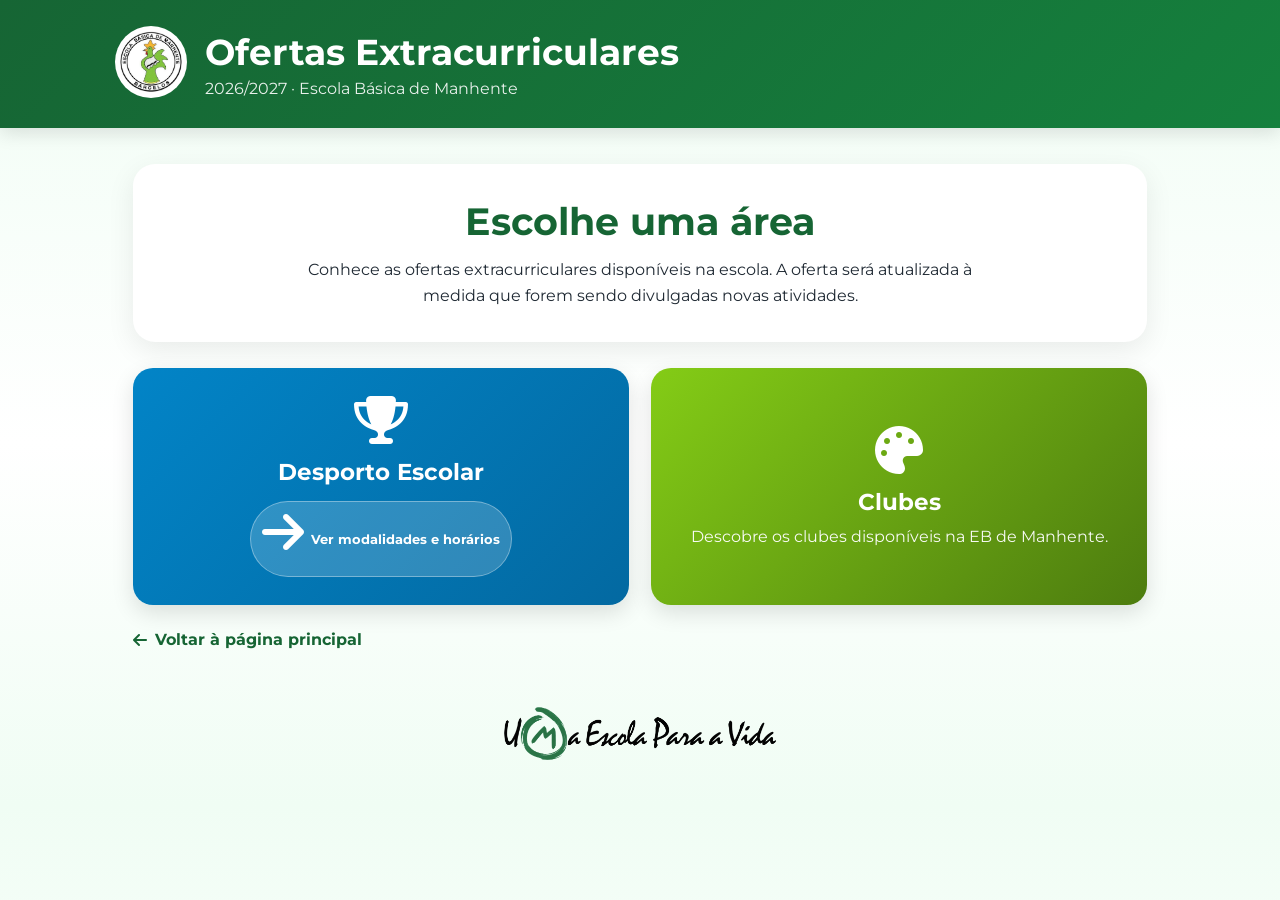
<file: ofertas-extracurriculares.html>
<!DOCTYPE html>
<html lang="pt-PT">
<head>
<meta charset="UTF-8">
<meta name="viewport" content="width=device-width, initial-scale=1.0">
<title>Ofertas Extracurriculares</title>
<link href="https://fonts.googleapis.com/css2?family=Montserrat:wght@400;600;700;800&display=swap" rel="stylesheet">
<link rel="stylesheet" href="https://cdnjs.cloudflare.com/ajax/libs/font-awesome/6.5.0/css/all.min.css">
<style>
:root{--verde:#166534;--verde2:#15803d;--verde-claro:#dcfce7;--lima:#84cc16;--azul:#0ea5e9;--texto:#1f2933}
*{box-sizing:border-box}
body{margin:0;font-family:'Montserrat',Arial,sans-serif;background:linear-gradient(180deg,#f0fdf4 0%,#fff 55%,#f0fdf4 100%);color:var(--texto)}
header{background:linear-gradient(135deg,#166534,#15803d);color:white;padding:26px 20px;box-shadow:0 5px 18px rgba(0,0,0,.12)}
.header-content{max-width:1050px;margin:auto;display:flex;align-items:center;gap:18px}
.header-content img{width:72px;background:white;border-radius:50%;padding:5px}
h1{margin:0;font-size:clamp(1.5rem,4vw,2.25rem)}
.header-sub{margin:5px 0 0;opacity:.9}
main{max-width:1050px;margin:36px auto;padding:0 18px}
.hero{text-align:center;background:white;border-radius:22px;padding:34px 24px;box-shadow:0 8px 28px rgba(0,0,0,.08)}
.hero h2{margin:0;color:var(--verde);font-size:clamp(1.7rem,4vw,2.4rem)}
.hero p{margin:12px auto 0;max-width:720px;line-height:1.6}
.menu{display:grid;grid-template-columns:repeat(2,1fr);gap:22px;margin-top:26px}
.card{position:relative;display:flex;flex-direction:column;align-items:center;justify-content:center;min-height:220px;padding:28px;border-radius:20px;text-decoration:none;color:white;box-shadow:0 8px 22px rgba(0,0,0,.12);transition:.22s ease;overflow:hidden}
.card:hover{transform:translateY(-5px);box-shadow:0 14px 30px rgba(0,0,0,.16)}
.card i{font-size:3rem;margin-bottom:14px}
.card h3{margin:0;font-size:1.45rem}
.card p{margin:9px 0 0;text-align:center;opacity:.95;line-height:1.45}
.desporto{background:linear-gradient(135deg,#0284c7,#0369a1)}
.clubes{background:linear-gradient(135deg,#84cc16,#4d7c0f)}
.breve{display:inline-flex;align-items:center;gap:7px;margin-top:15px;padding:6px 11px;border-radius:999px;background:rgba(255,255,255,.18);border:1px solid rgba(255,255,255,.35);font-weight:700;font-size:.82rem}
.voltar{display:inline-flex;align-items:center;gap:8px;margin-top:25px;color:var(--verde);text-decoration:none;font-weight:700}
.voltar:hover{text-decoration:underline}
.club-list{display:grid;grid-template-columns:repeat(2,1fr);gap:22px;margin-top:26px}
.club{background:white;border-radius:20px;overflow:hidden;box-shadow:0 8px 25px rgba(0,0,0,.09)}
.club img{display:block;width:100%;height:auto}
.club-info{padding:20px}
.club-info h3{margin:0;color:var(--verde);font-size:1.45rem}
.club-info p{line-height:1.5;margin:9px 0 0}
.badge{display:inline-block;margin-top:13px;padding:6px 10px;border-radius:999px;background:var(--verde-claro);color:var(--verde);font-weight:800;font-size:.82rem}
.notice{background:white;border-radius:22px;padding:42px 24px;text-align:center;box-shadow:0 8px 28px rgba(0,0,0,.08)}
.notice i{font-size:4rem;color:#0284c7}
.notice h2{color:var(--verde);margin:18px 0 8px}
.notice p{line-height:1.6;max-width:650px;margin:auto}
footer{text-align:center;margin:38px 0 24px;color:#4b5563}
@media(max-width:700px){.menu,.club-list{grid-template-columns:1fr}.card{min-height:190px}main{margin:24px auto}.hero{padding:28px 18px}}
.slogan-img{max-width:280px;width:100%;height:auto;display:block;margin:0 auto;}\n</style>
</head>
<body>
<header><div class="header-content">
<a href="index.html" aria-label="Voltar ao início"><img src="assets/images/logo-eb-manhente.png" alt="EB de Manhente"></a>
<div><h1>Ofertas Extracurriculares</h1><p class="header-sub">2026/2027 · Escola Básica de Manhente</p></div>
</div></header>
<main>
<section class="hero">
<h2>Escolhe uma área</h2>
<p>Conhece as ofertas extracurriculares disponíveis na escola. A oferta será atualizada à medida que forem sendo divulgadas novas atividades.</p>
</section>
<section class="menu" aria-label="Menu de ofertas">
<a class="card desporto" href="desporto-escolar.html">
<i class="fa-solid fa-trophy" aria-hidden="true"></i><h3>Desporto Escolar</h3>
<span class="breve"><i class="fa-solid fa-arrow-right" aria-hidden="true"></i> Ver modalidades e horários</span>
</a>
<a class="card clubes" href="clubes.html">
<i class="fa-solid fa-palette" aria-hidden="true"></i><h3>Clubes</h3>
<p>Descobre os clubes disponíveis na EB de Manhente.</p>
</a>
</section>
<a class="voltar" href="index.html"><i class="fa-solid fa-arrow-left"></i> Voltar à página principal</a>
</main>
<footer><img src="assets/images/uma_esc_vida.png" class="slogan-img" alt="Uma Escola Para a Vida"></footer>
</body></html>
</file>
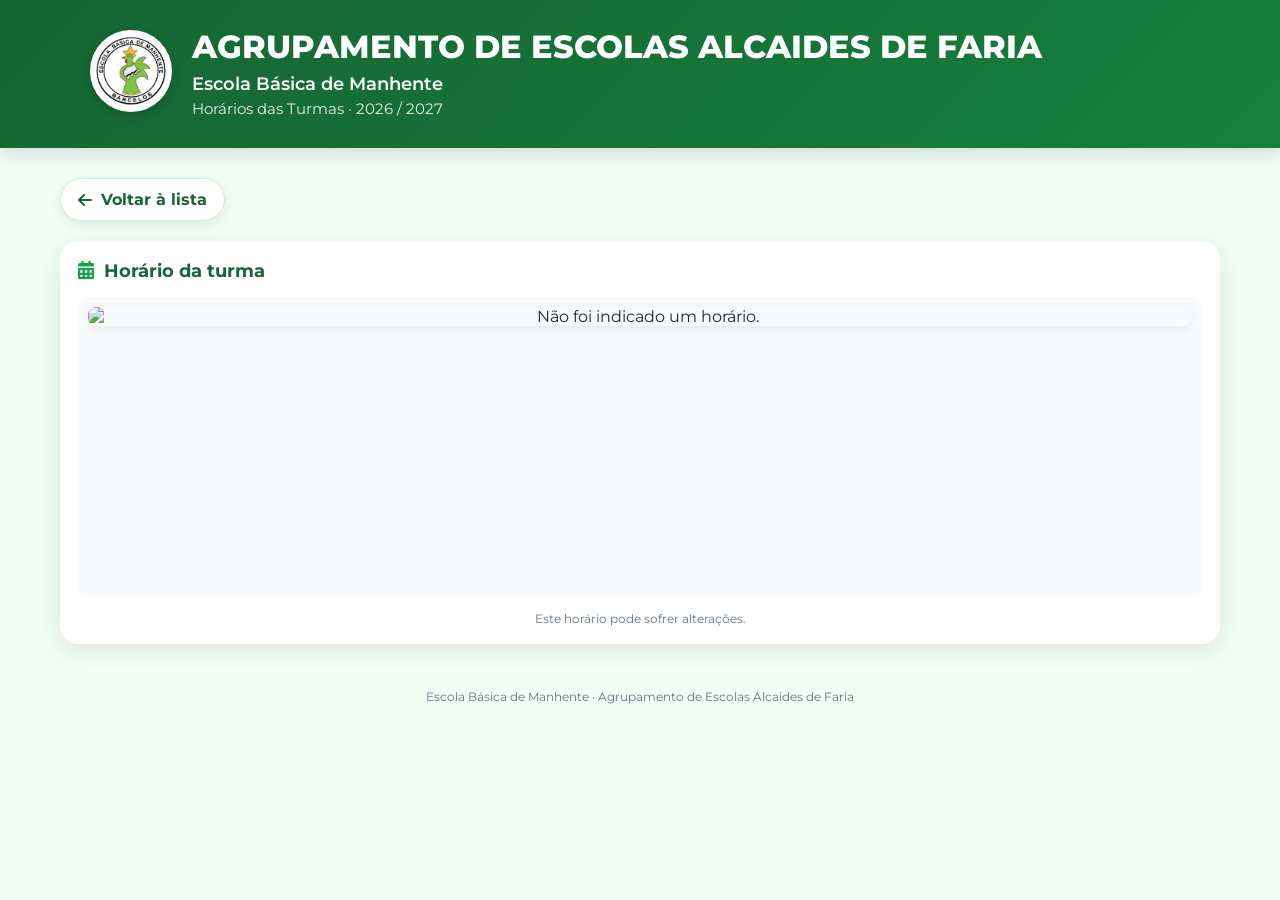
<file: verHorarioTurma.htm>
<!DOCTYPE html>
<html lang="pt-PT">
<head>
<meta charset="UTF-8">
<meta name="viewport" content="width=device-width, initial-scale=1.0">
<title>Horário da Turma | Escola Básica de Manhente</title>
<link href="https://fonts.googleapis.com/css2?family=Montserrat:wght@400;500;600;700;800&display=swap" rel="stylesheet">
<link rel="stylesheet" href="https://cdnjs.cloudflare.com/ajax/libs/font-awesome/6.5.0/css/all.min.css">

<style>
*{box-sizing:border-box}
body{
  margin:0;
  font-family:'Montserrat',Arial,sans-serif;
  background:#f0fdf4;
  color:#1f2933;
}
header{
  background:linear-gradient(135deg,#166534,#15803d);
  color:#fff;
  padding:28px 20px 30px;
  box-shadow:0 5px 18px rgba(0,0,0,.14);
}
.cabecalho{
  max-width:1100px;
  margin:auto;
  display:flex;
  align-items:center;
  gap:20px;
}
.logo-eb{
  width:82px;
  height:82px;
  object-fit:contain;
  background:#fff;
  border-radius:50%;
  padding:6px;
  box-shadow:0 3px 10px rgba(0,0,0,.18);
}
.titulos h1{
  margin:0;
  font-size:clamp(1.25rem,3vw,2rem);
  font-weight:800;
  line-height:1.2;
}
.titulos h2{
  margin:7px 0 0;
  font-size:1.12rem;
  font-weight:600;
}
.titulos p{
  margin:6px 0 0;
  font-size:.92rem;
  opacity:.9;
}
main{
  max-width:1200px;
  margin:30px auto 45px;
  padding:0 20px;
}
.topo{
  display:flex;
  justify-content:space-between;
  align-items:center;
  gap:15px;
  flex-wrap:wrap;
  margin-bottom:20px;
}
.voltar{
  display:inline-flex;
  align-items:center;
  gap:9px;
  padding:11px 17px;
  border-radius:999px;
  background:#fff;
  color:#166534;
  text-decoration:none;
  font-weight:700;
  border:1px solid #bbf7d0;
  box-shadow:0 4px 12px rgba(0,0,0,.08);
  transition:.2s;
}
.voltar:hover{
  transform:translateY(-2px);
  background:#dcfce7;
}
.acoes{
  display:flex;
  gap:10px;
  flex-wrap:wrap;
}
.pdf{
  display:inline-flex;
  align-items:center;
  gap:9px;
  padding:11px 17px;
  border-radius:999px;
  background:#fff;
  color:#b91c1c;
  text-decoration:none;
  font-weight:700;
  border:1px solid #fecaca;
  box-shadow:0 4px 12px rgba(0,0,0,.08);
  transition:.2s;
}
.pdf:hover{
  transform:translateY(-2px);
  background:#fef2f2;
}
.cartao{
  background:#fff;
  border-radius:18px;
  padding:18px;
  box-shadow:0 7px 22px rgba(0,0,0,.09);
  overflow:auto;
}
.cabecalho-horario{
  display:flex;
  align-items:center;
  gap:10px;
  color:#166534;
  font-size:1.15rem;
  font-weight:700;
  margin-bottom:15px;
}
.cabecalho-horario i{color:#16a34a}
.horario-wrap{
  background:#f8fafc;
  border-radius:12px;
  padding:10px;
  text-align:center;
  min-height:300px;
}
#HORARIO{
  display:block;
  max-width:100%;
  height:auto;
  margin:0 auto;
  border-radius:8px;
  box-shadow:0 3px 12px rgba(0,0,0,.08);
}
.nota{
  margin-top:14px;
  text-align:center;
  color:#64748b;
  font-size:.78rem;
}
footer{
  text-align:center;
  color:#64748b;
  font-size:.75rem;
  padding:0 20px 25px;
}
footer a{color:#166534}

@media(max-width:600px){
  header{padding:22px 16px 26px}
  .cabecalho{gap:13px}
  .logo-eb{width:64px;height:64px}
  .titulos h1{font-size:1.1rem}
  .titulos h2{font-size:.9rem}
  .titulos p{font-size:.76rem}
  main{padding:0 12px;margin-top:22px}
  .acoes{width:100%}
  .voltar,.pdf{flex:1;justify-content:center}
  .cartao{padding:12px}
}
</style>
</head>

<body>
<header>
  <div class="cabecalho">
    <a href="index.html" aria-label="Voltar ao início">
      <img src="logo-eb-manhente.png" alt="Símbolo da Escola Básica de Manhente" class="logo-eb">
    </a>
    <div class="titulos">
      <h1>AGRUPAMENTO DE ESCOLAS ALCAIDES DE FARIA</h1>
      <h2>Escola Básica de Manhente</h2>
      <p>Horários das Turmas · 2026 / 2027</p>
    </div>
  </div>
</header>

<main>
  <div class="topo">
    <div class="acoes">
      <a class="voltar" href="HorTurmas.htm">
        <i class="fa-solid fa-arrow-left"></i> Voltar à lista
      </a>
      <a class="pdf" href="#" id="PDFLINK" aria-label="Abrir horário em PDF">
        <i class="fa-solid fa-file-pdf"></i> Versão PDF
      </a>
    </div>
  </div>

  <div class="cartao">
    <div class="cabecalho-horario">
      <i class="fa-solid fa-calendar-days"></i>
      <span>Horário da turma</span>
    </div>
    <div class="horario-wrap">
      <img id="HORARIO" alt="Horário da turma">
    </div>
    <div class="nota">
      Este horário pode sofrer alterações.
    </div>
  </div>
</main>

<footer>
  Escola Básica de Manhente · Agrupamento de Escolas Alcaides de Faria
</footer>

<script>
const istr = window.location.search.slice(1);

if (istr) {
  document.getElementById("HORARIO").src = istr + ".png";
  document.getElementById("HORARIO").alt = "Horário da turma";
  document.getElementById("PDFLINK").href = istr + ".pdf";
} else {
  document.getElementById("HORARIO").alt = "Não foi indicado um horário.";
  document.getElementById("PDFLINK").style.display = "none";
}
</script>
</body>
</html>
</file>
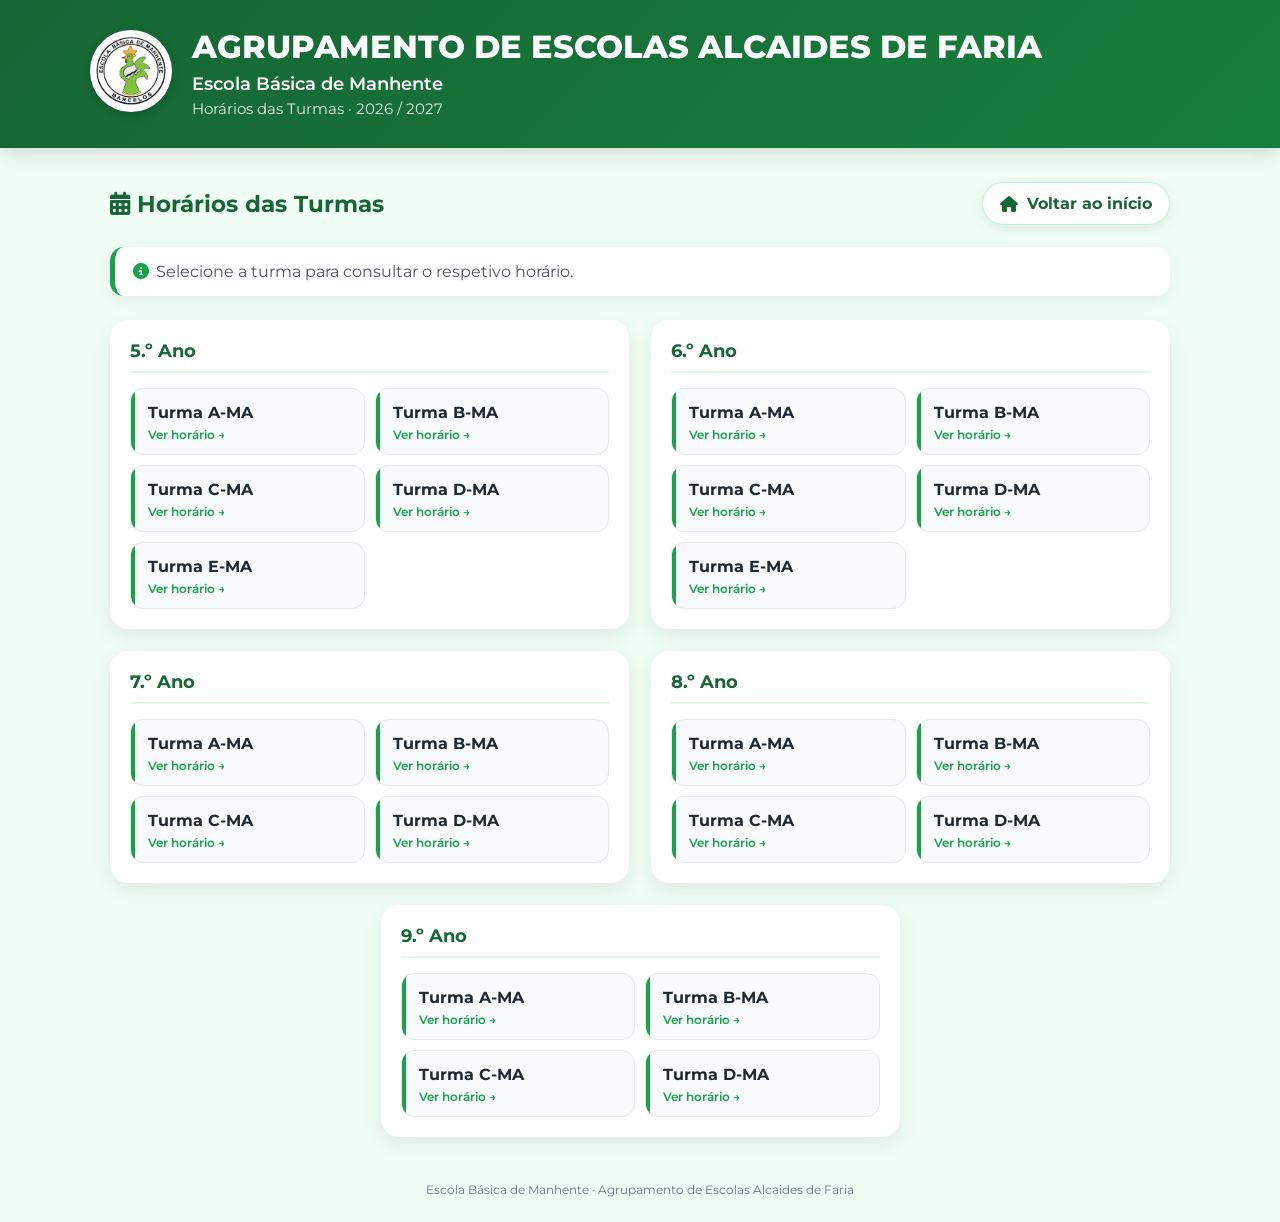
<file: horarios/HorTurmas.htm>
<!DOCTYPE html>
<html lang="pt-PT">
<head>
<meta charset="UTF-8">
<meta name="viewport" content="width=device-width, initial-scale=1.0">
<title>Horários das Turmas | Escola Básica de Manhente</title>
<link href="https://fonts.googleapis.com/css2?family=Montserrat:wght@400;500;600;700;800&display=swap" rel="stylesheet">
<link rel="stylesheet" href="https://cdnjs.cloudflare.com/ajax/libs/font-awesome/6.5.0/css/all.min.css">
<style>
*{box-sizing:border-box}
body{margin:0;font-family:'Montserrat',Arial,sans-serif;background:#f0fdf4;color:#1f2933}
header{background:linear-gradient(135deg,#166534,#15803d);color:#fff;padding:28px 20px 30px;box-shadow:0 5px 18px rgba(0,0,0,.14)}
.cabecalho{max-width:1100px;margin:auto;display:flex;align-items:center;gap:20px}
.logo-eb{width:82px;height:82px;object-fit:contain;background:#fff;border-radius:50%;padding:6px;box-shadow:0 3px 10px rgba(0,0,0,.18)}
.titulos h1{margin:0;font-size:clamp(1.25rem,3vw,2rem);font-weight:800;line-height:1.2}
.titulos h2{margin:7px 0 0;font-size:1.12rem;font-weight:600}
.titulos p{margin:6px 0 0;font-size:.92rem;opacity:.9}
main{max-width:1100px;margin:34px auto 45px;padding:0 20px}
.topo{display:flex;justify-content:space-between;align-items:center;gap:15px;flex-wrap:wrap;margin-bottom:22px}
.titulo-pagina{margin:0;color:#166534;font-size:1.45rem}
.voltar{display:inline-flex;align-items:center;gap:9px;padding:11px 17px;border-radius:999px;background:#fff;color:#166534;text-decoration:none;font-weight:700;border:1px solid #bbf7d0;box-shadow:0 4px 12px rgba(0,0,0,.08);transition:.2s}
.voltar:hover{transform:translateY(-2px);background:#dcfce7}
.info{background:#fff;border-left:5px solid #16a34a;border-radius:14px;padding:15px 18px;margin-bottom:24px;box-shadow:0 5px 16px rgba(0,0,0,.06);color:#4b5563}
.info i{color:#16a34a;margin-right:7px}
.anos{display:grid;grid-template-columns:repeat(2,minmax(0,1fr));gap:22px}
.ano{background:#fff;border-radius:18px;padding:20px;box-shadow:0 7px 20px rgba(0,0,0,.08)}
.ano h2{margin:0 0 15px;padding-bottom:10px;border-bottom:2px solid #dcfce7;color:#166534;font-size:1.12rem}
.turmas{display:grid;grid-template-columns:repeat(2,minmax(0,1fr));gap:10px}
.turma{position:relative;display:block;padding:14px 14px 12px 17px;text-decoration:none;color:#1f2933;background:#f8fafc;border:1px solid #e5e7eb;border-radius:13px;transition:.2s;overflow:hidden}
.turma::before{content:"";position:absolute;left:0;top:0;bottom:0;width:4px;background:#16a34a}
.turma:hover{transform:translateY(-2px);background:#f0fdf4;border-color:#86efac;box-shadow:0 6px 14px rgba(22,101,52,.12)}
.nome{display:block;font-size:1rem;font-weight:700}
.ver{display:block;margin-top:6px;font-size:.72rem;font-weight:600;color:#16a34a}
.ver span{display:inline-block;transition:.2s}
.turma:hover .ver span{transform:translateX(4px)}
footer{text-align:center;color:#64748b;font-size:.75rem;padding:0 20px 25px}
@media(min-width:701px){
  .ano:last-child{grid-column:1 / -1;width:calc((100% - 22px) / 2);justify-self:center}
}
@media(max-width:700px){.anos{grid-template-columns:1fr}}
@media(max-width:480px){
  header{padding:22px 16px 26px}
  .cabecalho{gap:13px}
  .logo-eb{width:64px;height:64px}
  .titulos h1{font-size:1.1rem}
  .titulos h2{font-size:.9rem}
  .titulos p{font-size:.76rem}
  main{padding:0 14px;margin-top:24px}
  .topo{align-items:flex-start}
  .titulo-pagina{font-size:1.25rem}
  .ano{padding:16px}
}
@media(max-width:360px){.turmas{grid-template-columns:1fr}}
</style>
</head>
<body>
<header>
  <div class="cabecalho">
    <a href="../index.html" aria-label="Voltar ao início">
      <img src="../assets/images/logo-eb-manhente.png" alt="Símbolo da Escola Básica de Manhente" class="logo-eb">
    </a>
    <div class="titulos">
      <h1>AGRUPAMENTO DE ESCOLAS ALCAIDES DE FARIA</h1>
      <h2>Escola Básica de Manhente</h2>
      <p>Horários das Turmas · 2026 / 2027</p>
    </div>
  </div>
</header>
<main>
  <div class="topo">
    <h2 class="titulo-pagina"><i class="fa-solid fa-calendar-days"></i> Horários das Turmas</h2>
    <a class="voltar" href="../index.html"><i class="fa-solid fa-house"></i> Voltar ao início</a>
  </div>
  <div class="info"><i class="fa-solid fa-circle-info"></i>Selecione a turma para consultar o respetivo horário.</div>
  <div class="anos">
<section class="ano">
      <h2>5.º Ano</h2>
      <div class="turmas"><a class="turma" href="verHorarioTurma.htm?HorTurma_5__A-MA" target="_self">
          <span class="nome">Turma A-MA</span>
          <span class="ver">Ver horário <span aria-hidden="true">&rarr;</span></span>
        </a><a class="turma" href="verHorarioTurma.htm?HorTurma_5__B-MA" target="_self">
          <span class="nome">Turma B-MA</span>
          <span class="ver">Ver horário <span aria-hidden="true">&rarr;</span></span>
        </a><a class="turma" href="verHorarioTurma.htm?HorTurma_5__C-MA" target="_self">
          <span class="nome">Turma C-MA</span>
          <span class="ver">Ver horário <span aria-hidden="true">&rarr;</span></span>
        </a><a class="turma" href="verHorarioTurma.htm?HorTurma_5__D-MA" target="_self">
          <span class="nome">Turma D-MA</span>
          <span class="ver">Ver horário <span aria-hidden="true">&rarr;</span></span>
        </a><a class="turma" href="verHorarioTurma.htm?HorTurma_5__E-MA" target="_self">
          <span class="nome">Turma E-MA</span>
          <span class="ver">Ver horário <span aria-hidden="true">&rarr;</span></span>
        </a></div>
    </section><section class="ano">
      <h2>6.º Ano</h2>
      <div class="turmas"><a class="turma" href="verHorarioTurma.htm?HorTurma_6__A-MA" target="_self">
          <span class="nome">Turma A-MA</span>
          <span class="ver">Ver horário <span aria-hidden="true">&rarr;</span></span>
        </a><a class="turma" href="verHorarioTurma.htm?HorTurma_6__B-MA" target="_self">
          <span class="nome">Turma B-MA</span>
          <span class="ver">Ver horário <span aria-hidden="true">&rarr;</span></span>
        </a><a class="turma" href="verHorarioTurma.htm?HorTurma_6__C-MA" target="_self">
          <span class="nome">Turma C-MA</span>
          <span class="ver">Ver horário <span aria-hidden="true">&rarr;</span></span>
        </a><a class="turma" href="verHorarioTurma.htm?HorTurma_6__D-MA" target="_self">
          <span class="nome">Turma D-MA</span>
          <span class="ver">Ver horário <span aria-hidden="true">&rarr;</span></span>
        </a><a class="turma" href="verHorarioTurma.htm?HorTurma_6__E-MA" target="_self">
          <span class="nome">Turma E-MA</span>
          <span class="ver">Ver horário <span aria-hidden="true">&rarr;</span></span>
        </a></div>
    </section><section class="ano">
      <h2>7.º Ano</h2>
      <div class="turmas"><a class="turma" href="verHorarioTurma.htm?HorTurma_7__A-MA" target="_self">
          <span class="nome">Turma A-MA</span>
          <span class="ver">Ver horário <span aria-hidden="true">&rarr;</span></span>
        </a><a class="turma" href="verHorarioTurma.htm?HorTurma_7__B-MA" target="_self">
          <span class="nome">Turma B-MA</span>
          <span class="ver">Ver horário <span aria-hidden="true">&rarr;</span></span>
        </a><a class="turma" href="verHorarioTurma.htm?HorTurma_7__C-MA" target="_self">
          <span class="nome">Turma C-MA</span>
          <span class="ver">Ver horário <span aria-hidden="true">&rarr;</span></span>
        </a><a class="turma" href="verHorarioTurma.htm?HorTurma_7__D-MA" target="_self">
          <span class="nome">Turma D-MA</span>
          <span class="ver">Ver horário <span aria-hidden="true">&rarr;</span></span>
        </a></div>
    </section><section class="ano">
      <h2>8.º Ano</h2>
      <div class="turmas"><a class="turma" href="verHorarioTurma.htm?HorTurma_8__A-MA" target="_self">
          <span class="nome">Turma A-MA</span>
          <span class="ver">Ver horário <span aria-hidden="true">&rarr;</span></span>
        </a><a class="turma" href="verHorarioTurma.htm?HorTurma_8__B-MA" target="_self">
          <span class="nome">Turma B-MA</span>
          <span class="ver">Ver horário <span aria-hidden="true">&rarr;</span></span>
        </a><a class="turma" href="verHorarioTurma.htm?HorTurma_8__C-MA" target="_self">
          <span class="nome">Turma C-MA</span>
          <span class="ver">Ver horário <span aria-hidden="true">&rarr;</span></span>
        </a><a class="turma" href="verHorarioTurma.htm?HorTurma_8__D-MA" target="_self">
          <span class="nome">Turma D-MA</span>
          <span class="ver">Ver horário <span aria-hidden="true">&rarr;</span></span>
        </a></div>
    </section><section class="ano">
      <h2>9.º Ano</h2>
      <div class="turmas"><a class="turma" href="verHorarioTurma.htm?HorTurma_9__A-MA" target="_self">
          <span class="nome">Turma A-MA</span>
          <span class="ver">Ver horário <span aria-hidden="true">&rarr;</span></span>
        </a><a class="turma" href="verHorarioTurma.htm?HorTurma_9__B-MA" target="_self">
          <span class="nome">Turma B-MA</span>
          <span class="ver">Ver horário <span aria-hidden="true">&rarr;</span></span>
        </a><a class="turma" href="verHorarioTurma.htm?HorTurma_9__C-MA" target="_self">
          <span class="nome">Turma C-MA</span>
          <span class="ver">Ver horário <span aria-hidden="true">&rarr;</span></span>
        </a><a class="turma" href="verHorarioTurma.htm?HorTurma_9__D-MA" target="_self">
          <span class="nome">Turma D-MA</span>
          <span class="ver">Ver horário <span aria-hidden="true">&rarr;</span></span>
        </a></div>
    </section>
  </div>
</main>
<footer>Escola Básica de Manhente · Agrupamento de Escolas Alcaides de Faria</footer>
</body>
</html>
</file>
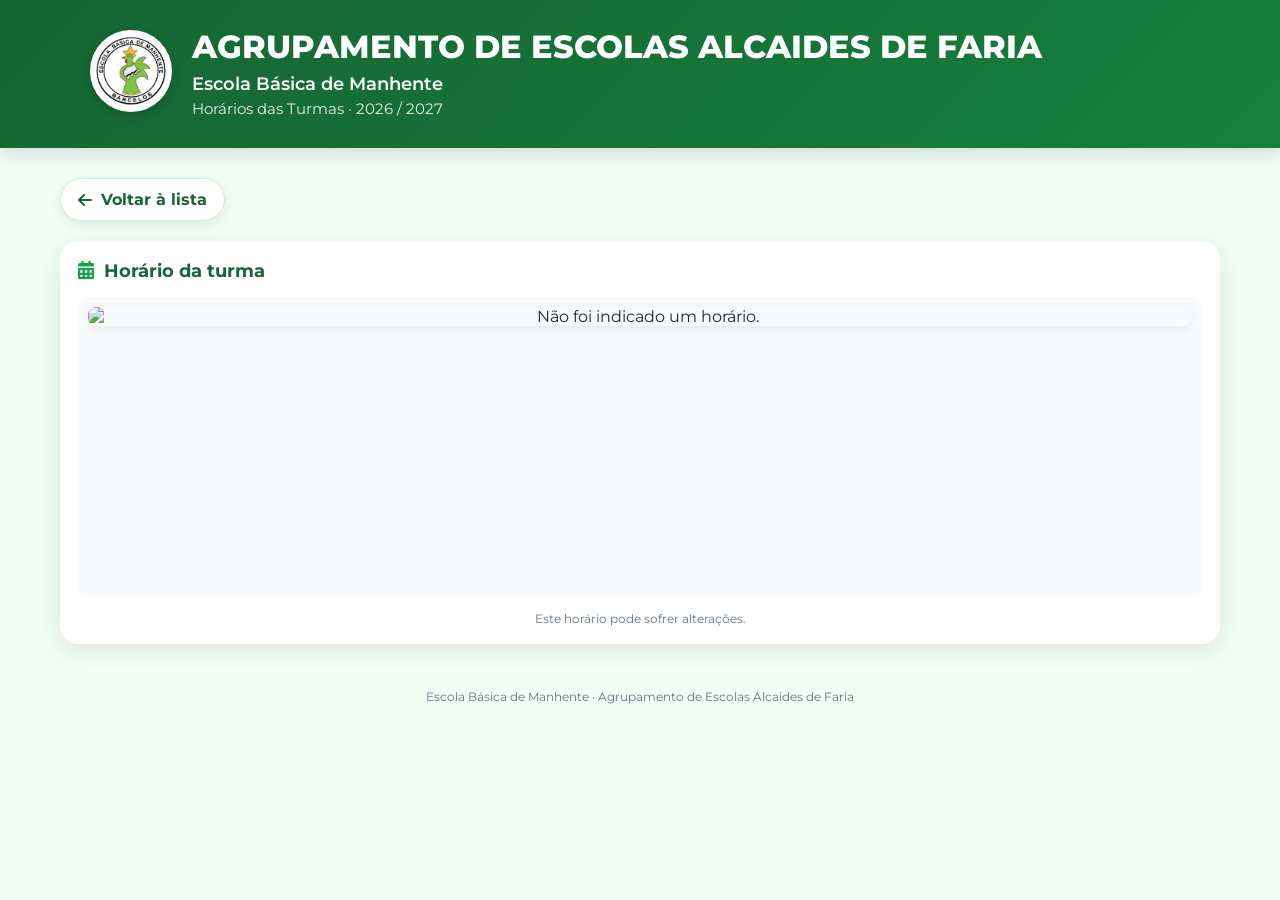
<file: horarios/verHorarioTurma.htm>
<!DOCTYPE html>
<html lang="pt-PT">
<head>
<meta charset="UTF-8">
<meta name="viewport" content="width=device-width, initial-scale=1.0">
<title>Horário da Turma | Escola Básica de Manhente</title>
<link href="https://fonts.googleapis.com/css2?family=Montserrat:wght@400;500;600;700;800&display=swap" rel="stylesheet">
<link rel="stylesheet" href="https://cdnjs.cloudflare.com/ajax/libs/font-awesome/6.5.0/css/all.min.css">

<style>
*{box-sizing:border-box}
body{
  margin:0;
  font-family:'Montserrat',Arial,sans-serif;
  background:#f0fdf4;
  color:#1f2933;
}
header{
  background:linear-gradient(135deg,#166534,#15803d);
  color:#fff;
  padding:28px 20px 30px;
  box-shadow:0 5px 18px rgba(0,0,0,.14);
}
.cabecalho{
  max-width:1100px;
  margin:auto;
  display:flex;
  align-items:center;
  gap:20px;
}
.logo-eb{
  width:82px;
  height:82px;
  object-fit:contain;
  background:#fff;
  border-radius:50%;
  padding:6px;
  box-shadow:0 3px 10px rgba(0,0,0,.18);
}
.titulos h1{
  margin:0;
  font-size:clamp(1.25rem,3vw,2rem);
  font-weight:800;
  line-height:1.2;
}
.titulos h2{
  margin:7px 0 0;
  font-size:1.12rem;
  font-weight:600;
}
.titulos p{
  margin:6px 0 0;
  font-size:.92rem;
  opacity:.9;
}
main{
  max-width:1200px;
  margin:30px auto 45px;
  padding:0 20px;
}
.topo{
  display:flex;
  justify-content:space-between;
  align-items:center;
  gap:15px;
  flex-wrap:wrap;
  margin-bottom:20px;
}
.voltar{
  display:inline-flex;
  align-items:center;
  gap:9px;
  padding:11px 17px;
  border-radius:999px;
  background:#fff;
  color:#166534;
  text-decoration:none;
  font-weight:700;
  border:1px solid #bbf7d0;
  box-shadow:0 4px 12px rgba(0,0,0,.08);
  transition:.2s;
}
.voltar:hover{
  transform:translateY(-2px);
  background:#dcfce7;
}
.acoes{
  display:flex;
  gap:10px;
  flex-wrap:wrap;
}
.pdf{
  display:inline-flex;
  align-items:center;
  gap:9px;
  padding:11px 17px;
  border-radius:999px;
  background:#fff;
  color:#b91c1c;
  text-decoration:none;
  font-weight:700;
  border:1px solid #fecaca;
  box-shadow:0 4px 12px rgba(0,0,0,.08);
  transition:.2s;
}
.pdf:hover{
  transform:translateY(-2px);
  background:#fef2f2;
}
.cartao{
  background:#fff;
  border-radius:18px;
  padding:18px;
  box-shadow:0 7px 22px rgba(0,0,0,.09);
  overflow:auto;
}
.cabecalho-horario{
  display:flex;
  align-items:center;
  gap:10px;
  color:#166534;
  font-size:1.15rem;
  font-weight:700;
  margin-bottom:15px;
}
.cabecalho-horario i{color:#16a34a}
.horario-wrap{
  background:#f8fafc;
  border-radius:12px;
  padding:10px;
  text-align:center;
  min-height:300px;
}
#HORARIO{
  display:block;
  max-width:100%;
  height:auto;
  margin:0 auto;
  border-radius:8px;
  box-shadow:0 3px 12px rgba(0,0,0,.08);
}
.nota{
  margin-top:14px;
  text-align:center;
  color:#64748b;
  font-size:.78rem;
}
footer{
  text-align:center;
  color:#64748b;
  font-size:.75rem;
  padding:0 20px 25px;
}
footer a{color:#166534}

@media(max-width:600px){
  header{padding:22px 16px 26px}
  .cabecalho{gap:13px}
  .logo-eb{width:64px;height:64px}
  .titulos h1{font-size:1.1rem}
  .titulos h2{font-size:.9rem}
  .titulos p{font-size:.76rem}
  main{padding:0 12px;margin-top:22px}
  .acoes{width:100%}
  .voltar,.pdf{flex:1;justify-content:center}
  .cartao{padding:12px}
}
</style>
</head>

<body>
<header>
  <div class="cabecalho">
    <a href="../index.html" aria-label="Voltar ao início">
      <img src="../assets/images/logo-eb-manhente.png" alt="Símbolo da Escola Básica de Manhente" class="logo-eb">
    </a>
    <div class="titulos">
      <h1>AGRUPAMENTO DE ESCOLAS ALCAIDES DE FARIA</h1>
      <h2>Escola Básica de Manhente</h2>
      <p>Horários das Turmas · 2026 / 2027</p>
    </div>
  </div>
</header>

<main>
  <div class="topo">
    <div class="acoes">
      <a class="voltar" href="HorTurmas.htm">
        <i class="fa-solid fa-arrow-left"></i> Voltar à lista
      </a>
      <a class="pdf" href="#" id="PDFLINK" aria-label="Abrir horário em PDF">
        <i class="fa-solid fa-file-pdf"></i> Versão PDF
      </a>
    </div>
  </div>

  <div class="cartao">
    <div class="cabecalho-horario">
      <i class="fa-solid fa-calendar-days"></i>
      <span>Horário da turma</span>
    </div>
    <div class="horario-wrap">
      <img id="HORARIO" alt="Horário da turma">
    </div>
    <div class="nota">
      Este horário pode sofrer alterações.
    </div>
  </div>
</main>

<footer>
  Escola Básica de Manhente · Agrupamento de Escolas Alcaides de Faria
</footer>

<script>
const istr = window.location.search.slice(1);

if (istr) {
  document.getElementById("HORARIO").src = istr + ".png";
  document.getElementById("HORARIO").alt = "Horário da turma";
  document.getElementById("PDFLINK").href = istr + ".pdf";
} else {
  document.getElementById("HORARIO").alt = "Não foi indicado um horário.";
  document.getElementById("PDFLINK").style.display = "none";
}
</script>
</body>
</html>
</file>
